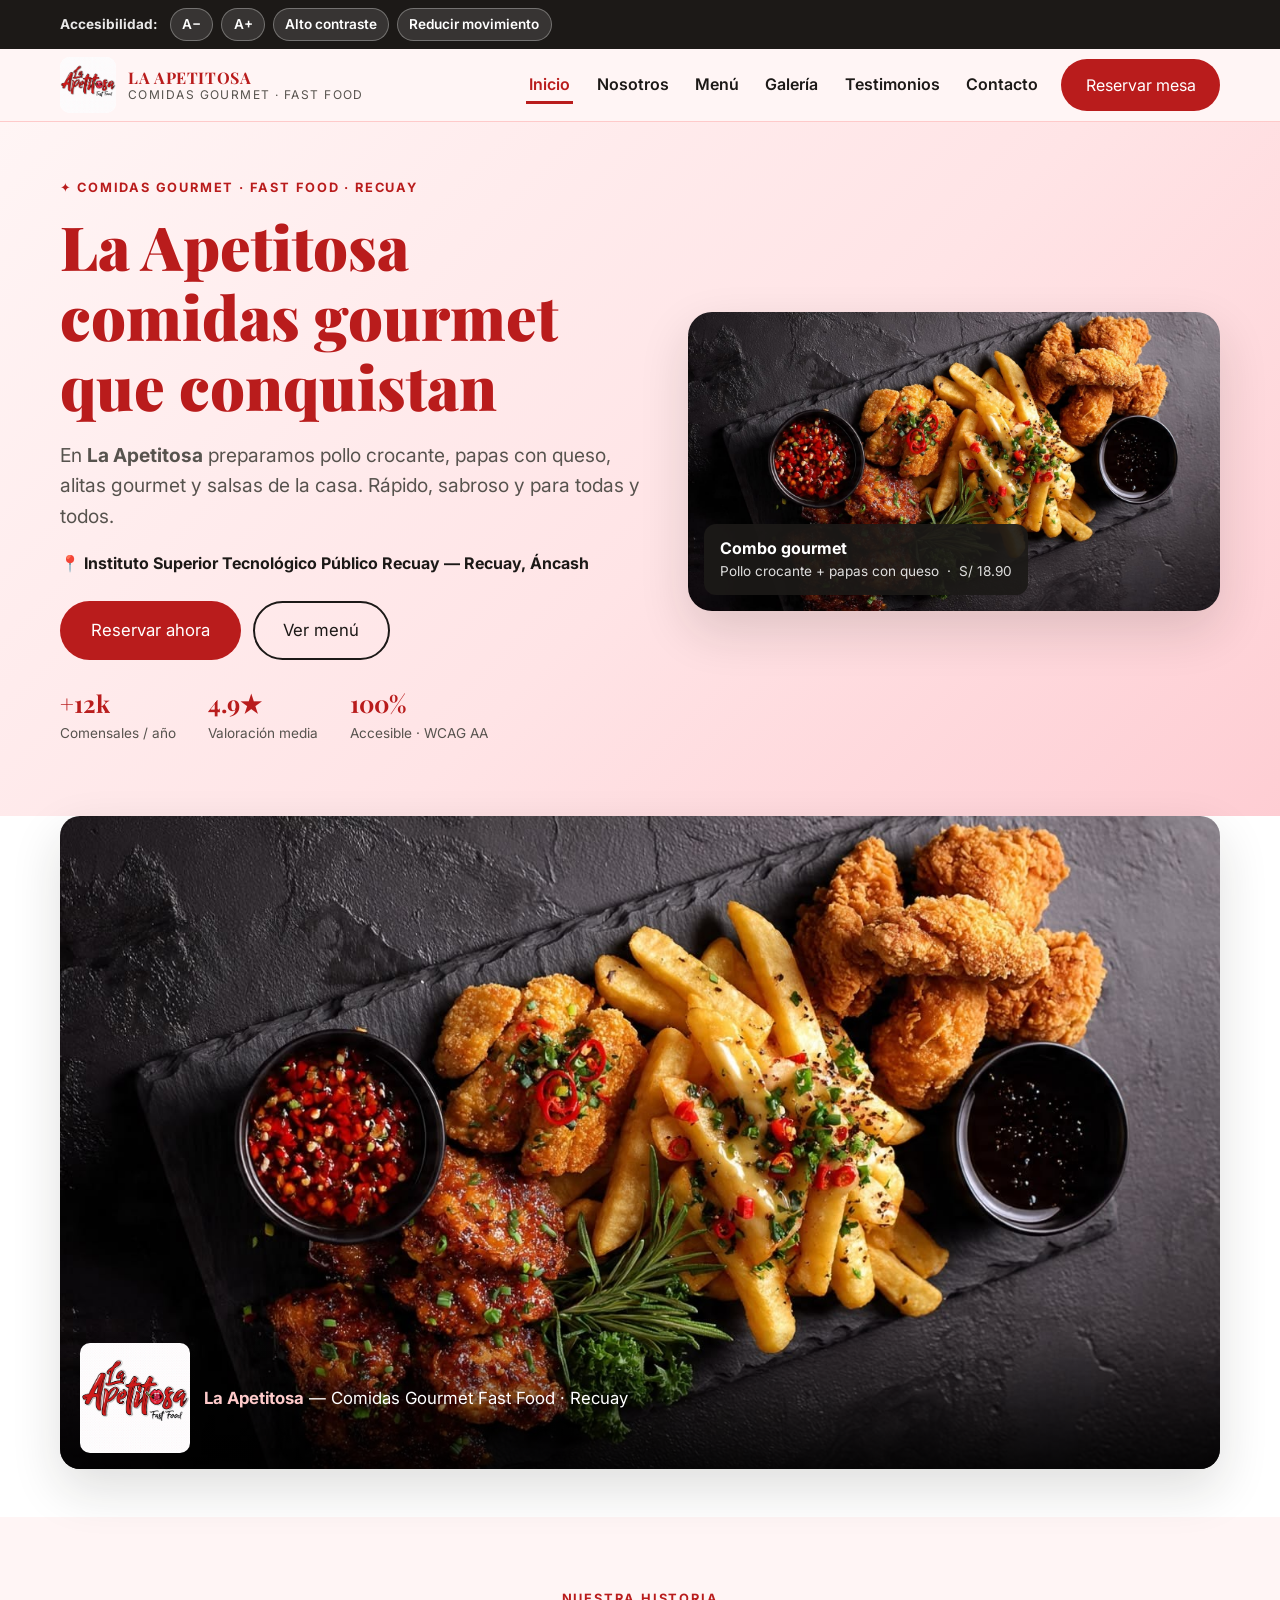
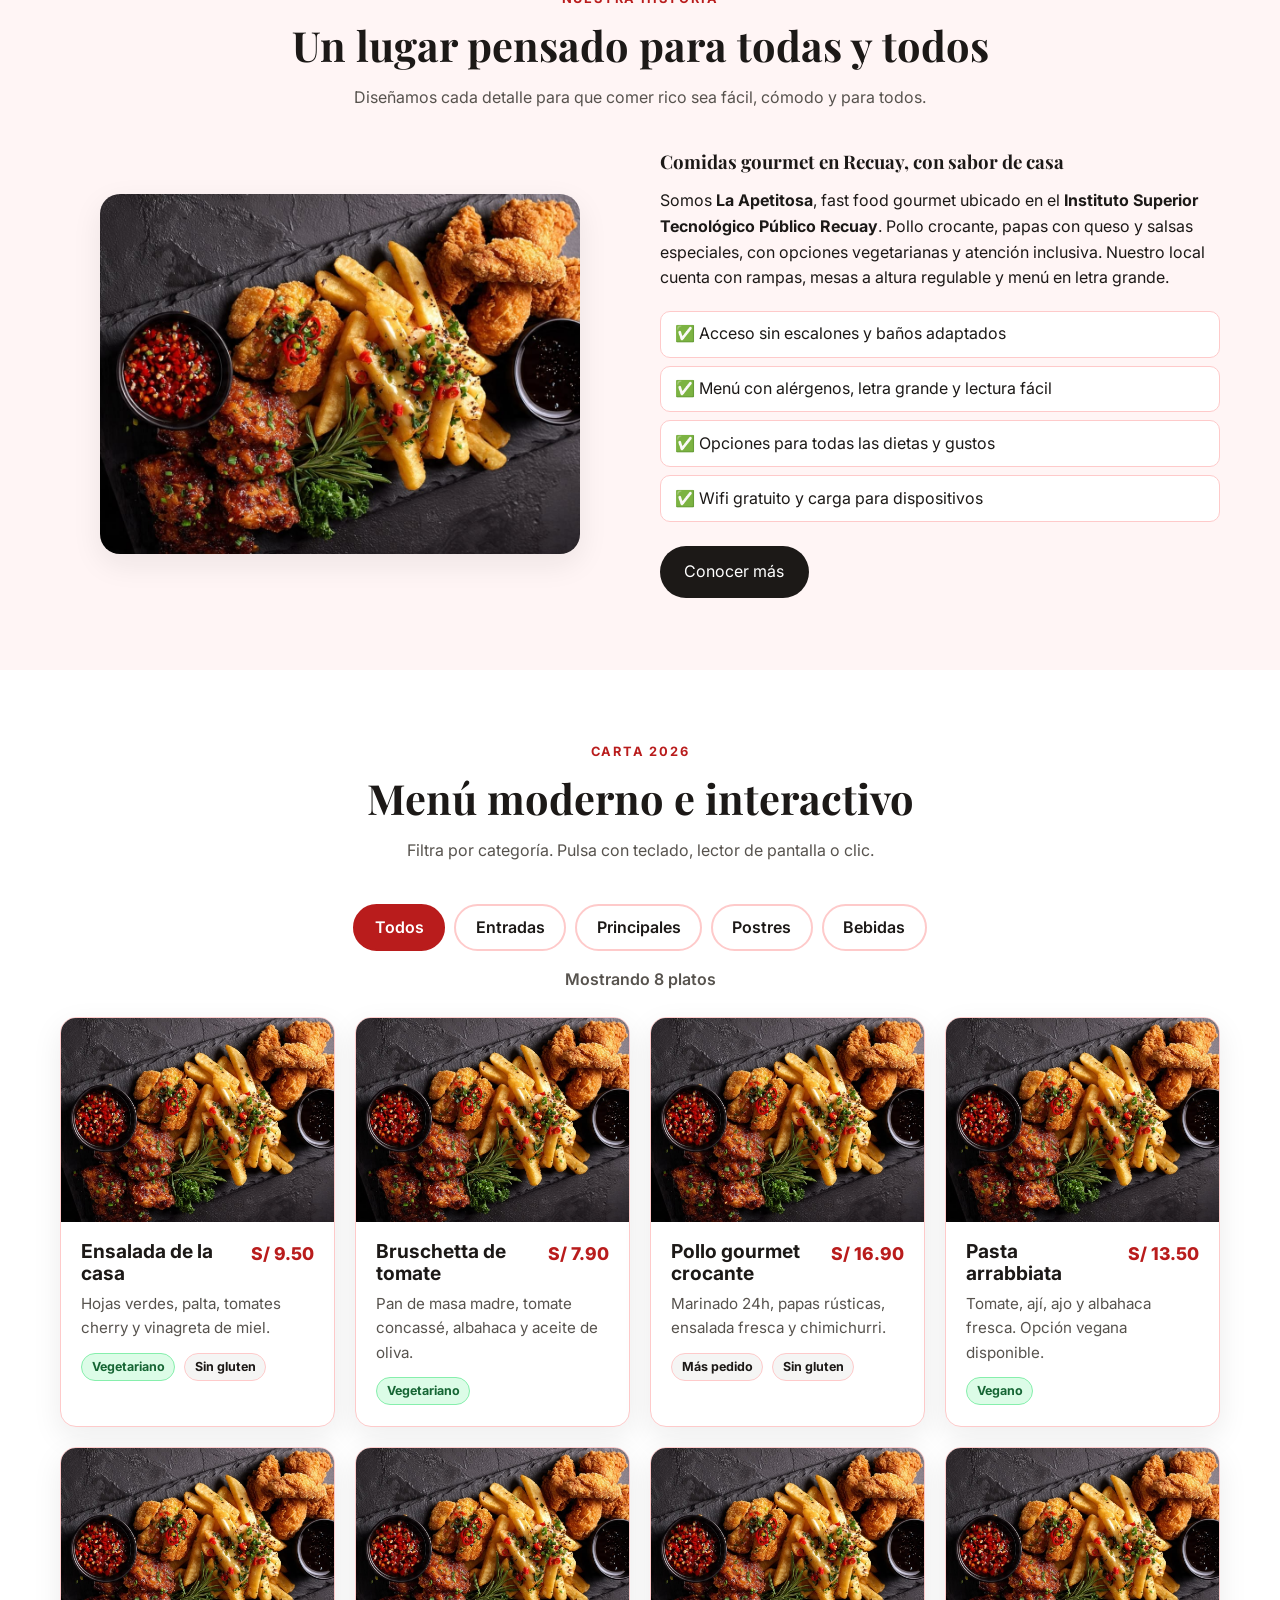
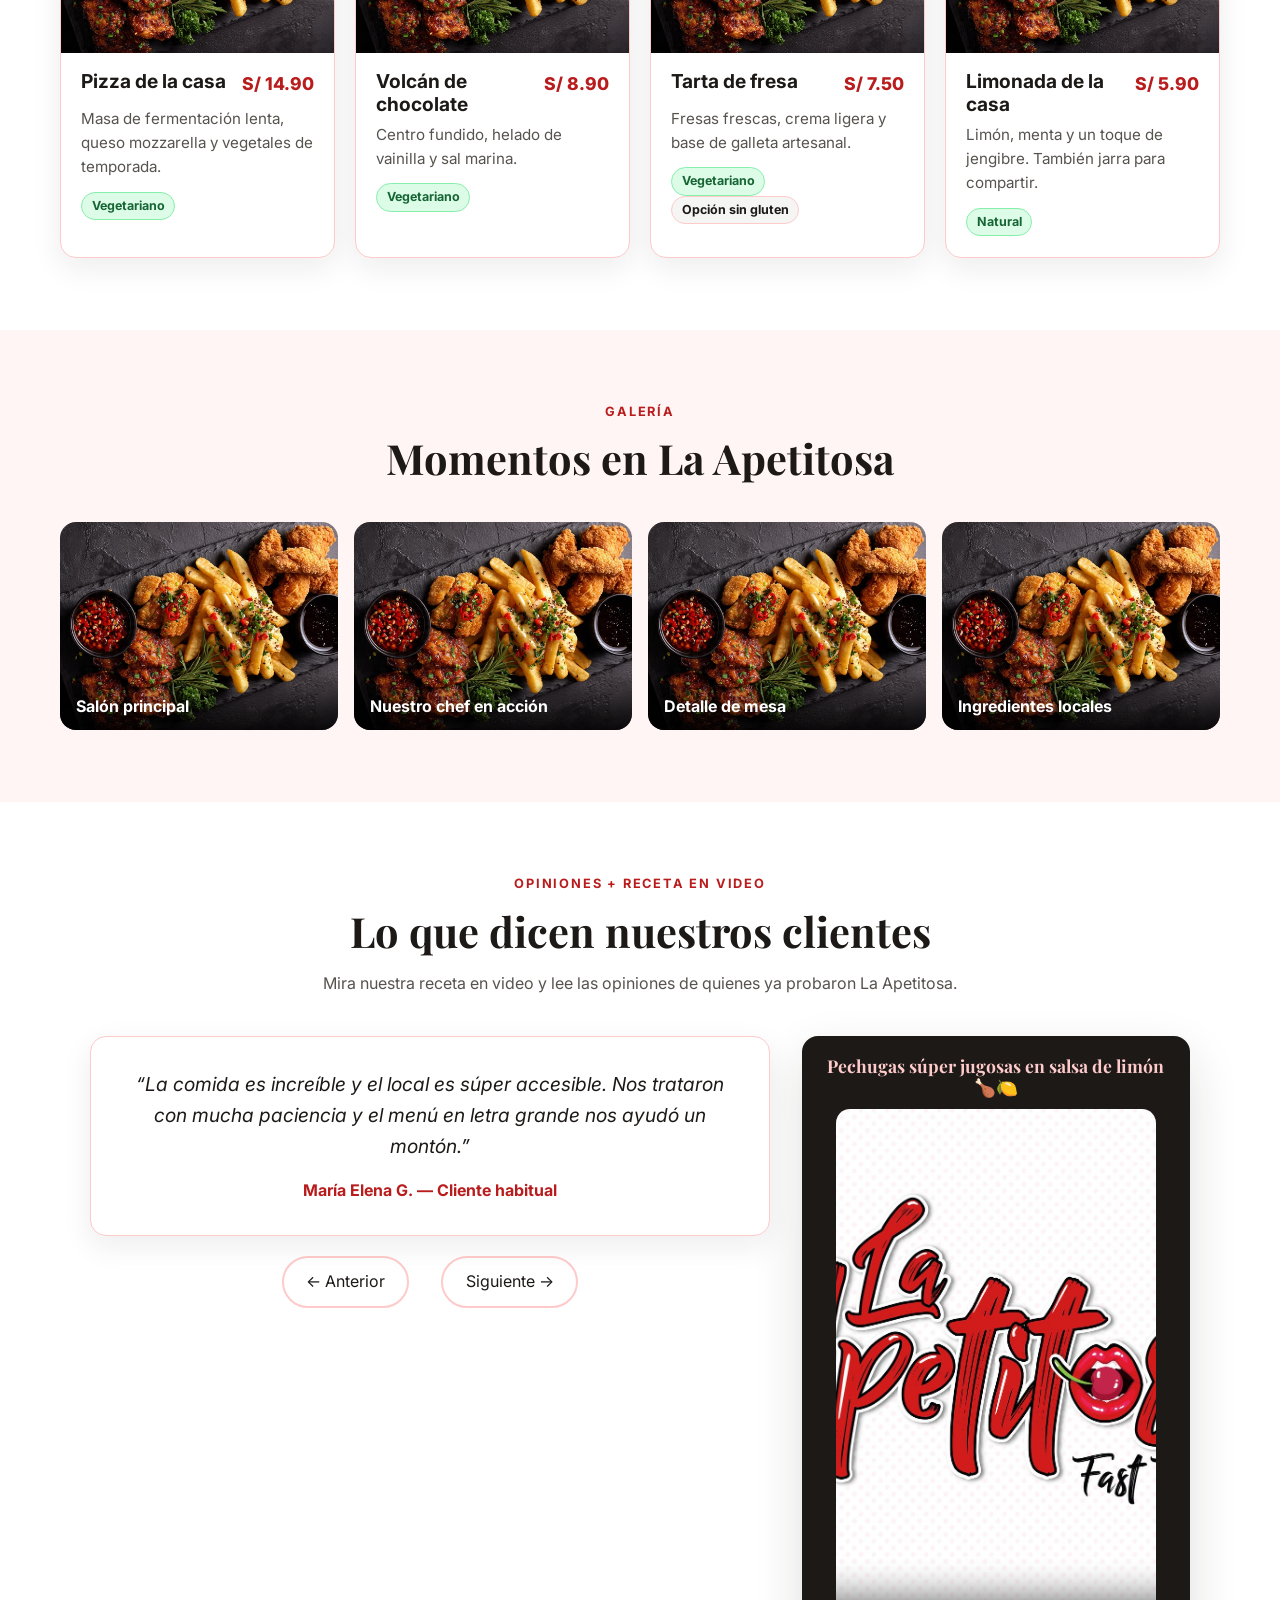
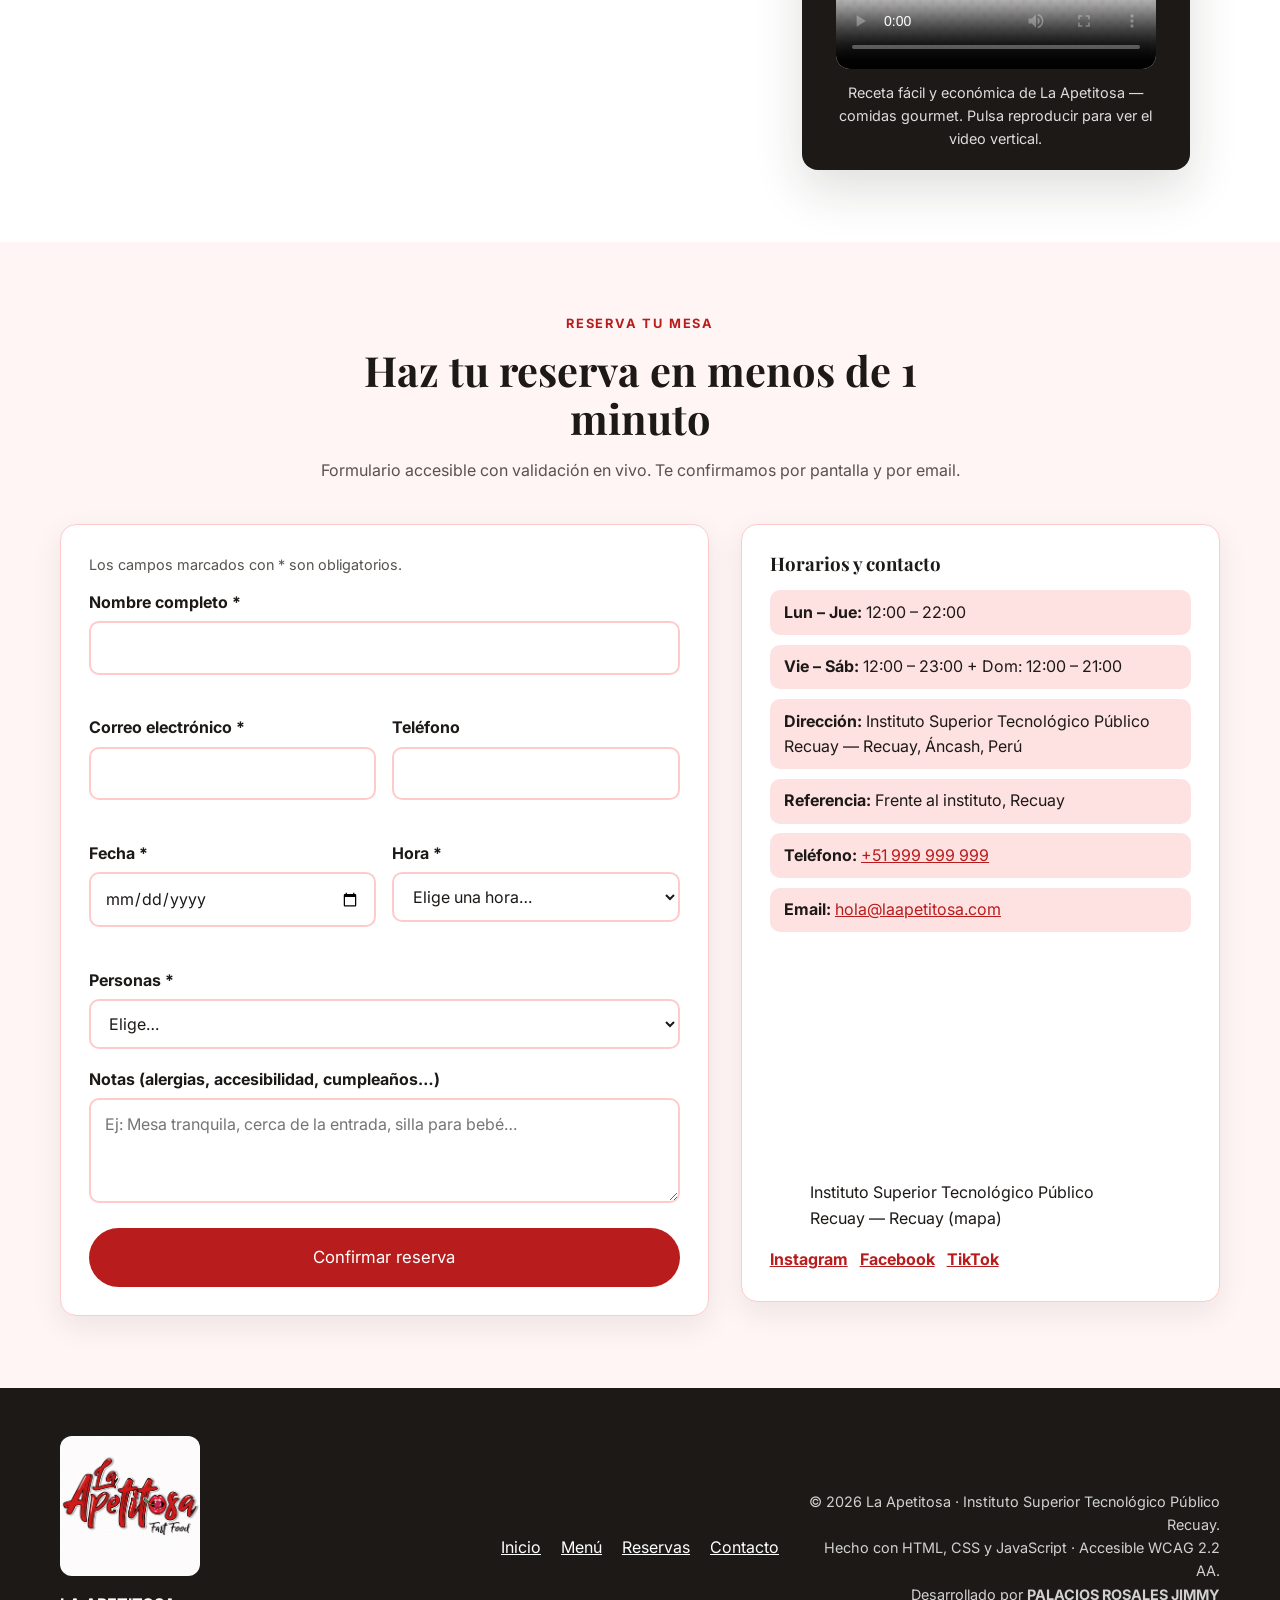
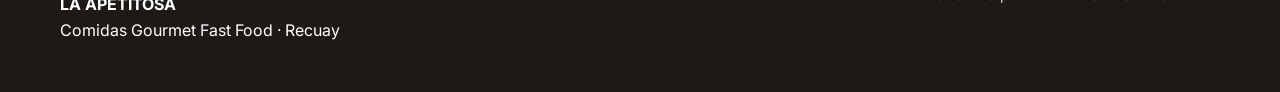
<file: index.html>
﻿<!DOCTYPE html>
<html lang="es">
<head>
  <meta charset="UTF-8" />
  <meta name="viewport" content="width=device-width, initial-scale=1.0" />
  <meta name="description" content="La Apetitosa — Comidas Gourmet Fast Food en Recuay, Instituto Superior Tecnológico Público Recuay. Menú moderno, reservas online, diseño responsive e inclusivo." />
  <title>La Apetitosa — Comidas Gourmet Fast Food | Recuay</title>
  <!-- Favicon / Logo en la pestaña y en el link de búsqueda -->
  <link rel="icon" href="assets/favicon.ico" sizes="any" />
  <link rel="icon" type="image/png" sizes="32x32" href="assets/favicon-32.png" />
  <link rel="icon" type="image/png" sizes="64x64" href="assets/favicon.png" />
  <link rel="apple-touch-icon" sizes="180x180" href="assets/logo.jpg" />
  <meta name="theme-color" content="#b91c1c" />
  <!-- Vista previa al compartir el link (WhatsApp / Facebook / Google) -->
  <meta property="og:type" content="website" />
  <meta property="og:title" content="La Apetitosa — Comidas Gourmet Fast Food | Recuay" />
  <meta property="og:description" content="Pollo crocante, papas con queso y salsas gourmet en Recuay. Pide en soles S/." />
  <meta property="og:image" content="assets/logo.jpg" />
  <meta property="og:image:alt" content="Logo La Apetitosa Fast Food" />
  <meta name="twitter:card" content="summary" />
  <meta name="twitter:image" content="assets/logo.jpg" />
  <link rel="preconnect" href="https://fonts.googleapis.com">
  <link rel="preconnect" href="https://fonts.gstatic.com" crossorigin>
  <link href="https://fonts.googleapis.com/css2?family=Playfair+Display:wght@700;800;900&family=Inter:wght@400;500;600;700&display=swap" rel="stylesheet">
  <link rel="stylesheet" href="css/styles.css" />
</head>
<body>
  <a class="skip-link" href="#contenido">Saltar al contenido principal</a>

  <!-- Barra de accesibilidad -->
  <div class="a11y-bar" role="region" aria-label="Barra de accesibilidad">
    <div class="container a11y-bar__inner">
      <span class="a11y-bar__label">Accesibilidad:</span>
      <button type="button" id="btn-font-minus" class="a11y-btn" aria-label="Reducir tamaño de texto">A−</button>
      <button type="button" id="btn-font-plus" class="a11y-btn" aria-label="Aumentar tamaño de texto">A+</button>
      <button type="button" id="btn-contrast" class="a11y-btn" aria-pressed="false">Alto contraste</button>
      <button type="button" id="btn-motion" class="a11y-btn" aria-pressed="false">Reducir movimiento</button>
    </div>
  </div>

  <!-- Header -->
  <header class="site-header" id="site-header">
    <div class="container header-inner">
      <a href="#inicio" class="brand" aria-label="La Apetitosa — ir al inicio">
        <img class="brand__logo-img" src="assets/logo.jpg" alt="Logo La Apetitosa Fast Food" width="180" height="120" />
        <span class="brand__text">
          <strong>LA APETITOSA</strong>
          <small>Comidas Gourmet · Fast Food</small>
        </span>
      </a>

      <button class="nav-toggle" id="nav-toggle" aria-expanded="false" aria-controls="main-nav" aria-label="Abrir menú de navegación">
        <span class="nav-toggle__bar"></span>
        <span class="nav-toggle__bar"></span>
        <span class="nav-toggle__bar"></span>
      </button>

      <nav class="main-nav" id="main-nav" aria-label="Navegación principal">
        <ul>
          <li><a href="#inicio" class="nav-link active">Inicio</a></li>
          <li><a href="#nosotros" class="nav-link">Nosotros</a></li>
          <li><a href="#menu" class="nav-link">Menú</a></li>
          <li><a href="#galeria" class="nav-link">Galería</a></li>
          <li><a href="#testimonios" class="nav-link">Testimonios</a></li>
          <li><a href="#contacto" class="nav-link">Contacto</a></li>
        </ul>
        <a href="#reserva" class="btn btn--primary nav-cta">Reservar mesa</a>
      </nav>
    </div>
  </header>

  <main id="contenido">
    <!-- HERO -->
    <section class="hero" id="inicio" aria-labelledby="hero-title">
      <div class="container hero-grid">
        <div class="hero__content">
          <p class="eyebrow">✦ Comidas Gourmet · Fast Food · Recuay</p>
          <h1 id="hero-title">La Apetitosa<br>comidas gourmet<br>que conquistan</h1>
          <p class="lead">
            En <strong>La Apetitosa</strong> preparamos pollo crocante, papas con queso,
            alitas gourmet y salsas de la casa. Rápido, sabroso y para todas y todos.
          </p>
          <p class="hero__address">📍 Instituto Superior Tecnológico Público Recuay — Recuay, Áncash</p>
          <div class="hero__actions">
            <a href="#reserva" class="btn btn--primary btn--lg">Reservar ahora</a>
            <a href="#menu" class="btn btn--outline btn--lg">Ver menú</a>
          </div>
          <ul class="hero__stats" aria-label="Datos del restaurante">
            <li><strong>+12k</strong><span>Comensales / año</span></li>
            <li><strong>4.9★</strong><span>Valoración media</span></li>
            <li><strong>100%</strong><span>Accesible · WCAG AA</span></li>
          </ul>
        </div>
        <figure class="hero__media">
          <img src="assets/banner.jpg" alt="Banner horizontal de La Apetitosa: pollo crocante, papas fritas con queso y salsas gourmet sobre pizarra" loading="eager" fetchpriority="high" width="1440" height="810" referrerpolicy="no-referrer" />
          <figcaption class="hero__badge" aria-label="Combo gourmet de La Apetitosa">
            <strong>Combo gourmet</strong><span>Pollo crocante + papas con queso &nbsp;·&nbsp; S/ 18.90</span>
          </figcaption>
        </figure>
      </div>
    </section>

    <!-- BANNER HORIZONTAL -->
    <section class="banner-section" aria-label="Banner La Apetitosa">
      <div class="container">
        <figure class="banner-figure">
          <img src="assets/banner.jpg" alt="Banner horizontal: pollo crocante, papas fritas con queso y salsas gourmet de La Apetitosa" width="1440" height="810" loading="lazy" referrerpolicy="no-referrer" />
          <figcaption class="banner-caption">
            <img src="assets/logo.jpg" alt="" width="120" height="80" />
            <span><strong>La Apetitosa</strong> — Comidas Gourmet Fast Food · Recuay</span>
          </figcaption>
        </figure>
      </div>
    </section>

    <!-- NOSOTROS -->
    <section class="section" id="nosotros" aria-labelledby="nosotros-title">
      <div class="container">
        <div class="section__head">
          <p class="eyebrow">Nuestra historia</p>
          <h2 id="nosotros-title">Un lugar pensado para todas y todos</h2>
          <p class="section__desc">Diseñamos cada detalle para que comer rico sea fácil, cómodo y para todos.</p>
        </div>
        <div class="about-grid">
          <figure class="about-media">
            <img src="https://images.unsplash.com/photo-1517248135467-4c7edcad34c4?q=80&w=1200&auto=format&fit=crop" alt="Interior luminoso del restaurante con mesas accesibles y luz natural" loading="lazy" width="800" height="600" referrerpolicy="no-referrer" onerror="this.onerror=null;this.src='assets/banner.jpg'" />
          </figure>
          <div class="about-content">
            <h3>Comidas gourmet en Recuay, con sabor de casa</h3>
            <p>
              Somos <strong>La Apetitosa</strong>, fast food gourmet ubicado en el
              <strong>Instituto Superior Tecnológico Público Recuay</strong>. Pollo crocante,
              papas con queso y salsas especiales, con opciones vegetarianas y atención inclusiva.
              Nuestro local cuenta con rampas, mesas a altura regulable y menú en letra grande.
            </p>
            <ul class="check-list">
              <li>✅ Acceso sin escalones y baños adaptados</li>
              <li>✅ Menú con alérgenos, letra grande y lectura fácil</li>
              <li>✅ Opciones para todas las dietas y gustos</li>
              <li>✅ Wifi gratuito y carga para dispositivos</li>
            </ul>
            <a href="#galeria" class="btn btn--dark">Conocer más</a>
          </div>
        </div>
      </div>
    </section>

    <!-- MENÚ -->
    <section class="section section--alt" id="menu" aria-labelledby="menu-title">
      <div class="container">
        <div class="section__head">
          <p class="eyebrow">Carta 2026</p>
          <h2 id="menu-title">Menú moderno e interactivo</h2>
          <p class="section__desc">Filtra por categoría. Pulsa con teclado, lector de pantalla o clic.</p>
        </div>

        <div class="menu-filters" role="group" aria-label="Filtrar menú por categoría">
          <button type="button" class="filter-btn is-active" data-filter="all" aria-pressed="true">Todos</button>
          <button type="button" class="filter-btn" data-filter="entradas" aria-pressed="false">Entradas</button>
          <button type="button" class="filter-btn" data-filter="principales" aria-pressed="false">Principales</button>
          <button type="button" class="filter-btn" data-filter="postres" aria-pressed="false">Postres</button>
          <button type="button" class="filter-btn" data-filter="bebidas" aria-pressed="false">Bebidas</button>
        </div>

        <p class="menu-count" id="menu-count" aria-live="polite">Mostrando 8 platos</p>

        <div class="menu-grid" id="menu-grid">
          <!-- Entradas -->
          <article class="dish-card" data-category="entradas">
            <img src="assets/banner.jpg" alt="Ensalada fresca gourmet de La Apetitosa con vegetales de colores" loading="lazy" width="800" height="600" referrerpolicy="no-referrer" />
            <div class="dish-card__body">
              <div class="dish-card__top"><h3>Ensalada de la casa</h3><span class="price">S/ 9.50</span></div>
              <p>Hojas verdes, palta, tomates cherry y vinagreta de miel.</p>
              <span class="tag tag--veg">Vegetariano</span> <span class="tag">Sin gluten</span>
            </div>
          </article>
          <article class="dish-card" data-category="entradas">
            <img src="assets/banner.jpg" alt="Bruschetta gourmet de La Apetitosa con tomate y albahaca" loading="lazy" width="800" height="600" referrerpolicy="no-referrer" />
            <div class="dish-card__body">
              <div class="dish-card__top"><h3>Bruschetta de tomate</h3><span class="price">S/ 7.90</span></div>
              <p>Pan de masa madre, tomate concassé, albahaca y aceite de oliva.</p>
              <span class="tag tag--veg">Vegetariano</span>
            </div>
          </article>

          <!-- Principales -->
          <article class="dish-card" data-category="principales">
            <img src="https://images.unsplash.com/photo-1504674900247-0877df9cc836?q=80&w=800&auto=format&fit=crop" alt="Plato principal de carne con vegetales asados" loading="lazy" width="800" height="600" referrerpolicy="no-referrer" onerror="this.onerror=null;this.src='assets/banner.jpg'" />
            <div class="dish-card__body">
              <div class="dish-card__top"><h3>Pollo gourmet crocante</h3><span class="price">S/ 16.90</span></div>
              <p>Marinado 24h, papas rústicas, ensalada fresca y chimichurri.</p>
              <span class="tag">Más pedido</span> <span class="tag">Sin gluten</span>
            </div>
          </article>
          <article class="dish-card" data-category="principales">
            <img src="https://images.unsplash.com/photo-1473093295043-cdd812d0e601?q=80&w=800&auto=format&fit=crop" alt="Pasta con salsa de tomate y albahaca" loading="lazy" width="800" height="600" referrerpolicy="no-referrer" onerror="this.onerror=null;this.src='assets/banner.jpg'" />
            <div class="dish-card__body">
              <div class="dish-card__top"><h3>Pasta arrabbiata</h3><span class="price">S/ 13.50</span></div>
              <p>Tomate, ají, ajo y albahaca fresca. Opción vegana disponible.</p>
              <span class="tag tag--veg">Vegano</span>
            </div>
          </article>
          <article class="dish-card" data-category="principales">
            <img src="https://images.unsplash.com/photo-1565299624946-b28f40a0ae38?q=80&w=800&auto=format&fit=crop" alt="Pizza artesanal con queso y vegetales" loading="lazy" width="800" height="600" referrerpolicy="no-referrer" onerror="this.onerror=null;this.src='assets/banner.jpg'" />
            <div class="dish-card__body">
              <div class="dish-card__top"><h3>Pizza de la casa</h3><span class="price">S/ 14.90</span></div>
              <p>Masa de fermentación lenta, queso mozzarella y vegetales de temporada.</p>
              <span class="tag tag--veg">Vegetariano</span>
            </div>
          </article>

          <!-- Postres -->
          <article class="dish-card" data-category="postres">
            <img src="https://images.unsplash.com/photo-1551024506-0bccd828d307?q=80&w=800&auto=format&fit=crop" alt="Postre de chocolate con helado" loading="lazy" width="800" height="600" referrerpolicy="no-referrer" onerror="this.onerror=null;this.src='assets/banner.jpg'" />
            <div class="dish-card__body">
              <div class="dish-card__top"><h3>Volcán de chocolate</h3><span class="price">S/ 8.90</span></div>
              <p>Centro fundido, helado de vainilla y sal marina.</p>
              <span class="tag tag--veg">Vegetariano</span>
            </div>
          </article>
          <article class="dish-card" data-category="postres">
            <img src="https://images.unsplash.com/photo-1565958011703-44f9829ba187?q=80&w=800&auto=format&fit=crop" alt="Tarta de fresa con crema" loading="lazy" width="800" height="600" referrerpolicy="no-referrer" onerror="this.onerror=null;this.src='assets/banner.jpg'" />
            <div class="dish-card__body">
              <div class="dish-card__top"><h3>Tarta de fresa</h3><span class="price">S/ 7.50</span></div>
              <p>Fresas frescas, crema ligera y base de galleta artesanal.</p>
              <span class="tag tag--veg">Vegetariano</span> <span class="tag">Opción sin gluten</span>
            </div>
          </article>

          <!-- Bebidas -->
          <article class="dish-card" data-category="bebidas">
            <img src="https://images.unsplash.com/photo-1514362545857-3bc16c4c7d1b?q=80&w=800&auto=format&fit=crop" alt="Cócteles coloridos servidos en copas" loading="lazy" width="800" height="600" referrerpolicy="no-referrer" onerror="this.onerror=null;this.src='assets/banner.jpg'" />
            <div class="dish-card__body">
              <div class="dish-card__top"><h3>Limonada de la casa</h3><span class="price">S/ 5.90</span></div>
              <p>Limón, menta y un toque de jengibre. También jarra para compartir.</p>
              <span class="tag tag--veg">Natural</span>
            </div>
          </article>
        </div>
      </div>
    </section>

    <!-- GALERÍA -->
    <section class="section" id="galeria" aria-labelledby="galeria-title">
      <div class="container">
        <div class="section__head">
          <p class="eyebrow">Galería</p>
          <h2 id="galeria-title">Momentos en La Apetitosa</h2>
        </div>
        <div class="gallery-grid">
          <figure><img src="https://images.unsplash.com/photo-1552566626-52f8b828add9?q=80&w=800&auto=format&fit=crop" alt="Clientes compartiendo mesa en el salón del restaurante" loading="lazy" width="800" height="600" referrerpolicy="no-referrer" onerror="this.onerror=null;this.src='assets/banner.jpg'" /><figcaption>Salón principal</figcaption></figure>
          <figure><img src="https://images.unsplash.com/photo-1559339352-11d035aa65de?q=80&w=800&auto=format&fit=crop" alt="Chef emplatando un plato con pinzas" loading="lazy" width="800" height="600" referrerpolicy="no-referrer" onerror="this.onerror=null;this.src='assets/banner.jpg'" /><figcaption>Nuestro chef en acción</figcaption></figure>
          <figure><img src="https://images.unsplash.com/photo-1466978913421-501180b1ec31?q=80&w=800&auto=format&fit=crop" alt="Mesa puesta con platos de colores y copas" loading="lazy" width="800" height="600" referrerpolicy="no-referrer" onerror="this.onerror=null;this.src='assets/banner.jpg'" /><figcaption>Detalle de mesa</figcaption></figure>
          <figure><img src="https://images.unsplash.com/photo-1476224203421-9ac39bcb3327?q=80&w=800&auto=format&fit=crop" alt="Ingredientes frescos en tabla de cocina" loading="lazy" width="800" height="600" referrerpolicy="no-referrer" onerror="this.onerror=null;this.src='assets/banner.jpg'" /><figcaption>Ingredientes locales</figcaption></figure>
        </div>
      </div>
    </section>

    <!-- TESTIMONIOS -->
    <section class="section section--alt" id="testimonios" aria-labelledby="testimonios-title">
      <div class="container">
        <div class="section__head">
          <p class="eyebrow">Opiniones + Receta en video</p>
          <h2 id="testimonios-title">Lo que dicen nuestros clientes</h2>
          <p class="section__desc">Mira nuestra receta en video y lee las opiniones de quienes ya probaron La Apetitosa.</p>
        </div>
        <div class="testimonial-layout">
        <div class="testimonial" role="region" aria-roledescription="carrusel" aria-label="Testimonios de clientes">
          <div class="testimonial__track" id="testimonial-track">
            <blockquote class="testimonial__slide is-active">
              <p>“La comida es increíble y el local es súper accesible. Nos trataron con mucha paciencia y el menú en letra grande nos ayudó un montón.”</p>
              <footer><strong>María Elena G.</strong> — Cliente habitual</footer>
            </blockquote>
            <blockquote class="testimonial__slide">
              <p>“Reservé en 1 minuto desde el celular. Gran variedad vegetariana y el personal muy atento. Volveremos con la familia.”</p>
              <footer><strong>Diego R.</strong> — Visitante</footer>
            </blockquote>
            <blockquote class="testimonial__slide">
              <p>“El pollo gourmet es el mejor de la zona. Ambiente tranquilo, música suave y opciones sin gluten muy bien pensadas.”</p>
              <footer><strong>Sofía T.</strong> — Crítica gastronómica</footer>
            </blockquote>
          </div>
          <div class="testimonial__controls">
            <button type="button" id="testimonial-prev" class="btn btn--ghost" aria-label="Testimonio anterior">← Anterior</button>
            <div class="testimonial__dots" id="testimonial-dots" role="tablist" aria-label="Ir al testimonio"></div>
            <button type="button" id="testimonial-next" class="btn btn--ghost" aria-label="Testimonio siguiente">Siguiente →</button>
          </div>
        </div>
        <figure class="recipe-video">
          <h3>Pechugas súper jugosas en salsa de limón 🍗🍋</h3>
          <video id="testimonial-video" controls playsinline preload="metadata" poster="assets/logo.jpg"
                 aria-describedby="video-desc">
            <source src="assets/pechugas-limon.mp4" type="video/mp4" />
            Tu navegador no puede reproducir este video. La receta: pechugas súper jugosas en salsa de limón, fácil y económica.
          </video>
          <figcaption id="video-desc">Receta fácil y económica de La Apetitosa — comidas gourmet. Pulsa reproducir para ver el video vertical.</figcaption>
        </figure>
        </div>
      </div>
    </section>

    <!-- RESERVA + CONTACTO -->
    <section class="section" id="reserva" aria-labelledby="reserva-title">
      <div class="container">
        <div class="section__head">
          <p class="eyebrow">Reserva tu mesa</p>
          <h2 id="reserva-title">Haz tu reserva en menos de 1 minuto</h2>
          <p class="section__desc">Formulario accesible con validación en vivo. Te confirmamos por pantalla y por email.</p>
        </div>
        <div class="booking-grid">
          <form class="booking-form" id="booking-form" novalidate aria-describedby="form-help">
            <p id="form-help" class="form-help">Los campos marcados con <span aria-hidden="true">*</span> son obligatorios.</p>
            <div class="field">
              <label for="nombre">Nombre completo *</label>
              <input type="text" id="nombre" name="nombre" autocomplete="name" required aria-describedby="nombre-error" />
              <p class="field-error" id="nombre-error" role="alert"></p>
            </div>
            <div class="field-row">
              <div class="field">
                <label for="email">Correo electrónico *</label>
                <input type="email" id="email" name="email" autocomplete="email" required aria-describedby="email-error" />
                <p class="field-error" id="email-error" role="alert"></p>
              </div>
              <div class="field">
                <label for="telefono">Teléfono</label>
                <input type="tel" id="telefono" name="telefono" autocomplete="tel" />
              </div>
            </div>
            <div class="field-row">
              <div class="field">
                <label for="fecha">Fecha *</label>
                <input type="date" id="fecha" name="fecha" required aria-describedby="fecha-error" />
                <p class="field-error" id="fecha-error" role="alert"></p>
              </div>
              <div class="field">
                <label for="hora">Hora *</label>
                <select id="hora" name="hora" required>
                  <option value="">Elige una hora…</option>
                  <option>12:00</option><option>13:00</option><option>14:00</option>
                  <option>19:00</option><option>20:00</option><option>21:00</option>
                </select>
              </div>
            </div>
            <div class="field">
              <label for="personas">Personas *</label>
              <select id="personas" name="personas" required>
                <option value="">Elige…</option>
                <option value="1">1 persona</option><option value="2">2 personas</option>
                <option value="3">3 personas</option><option value="4">4 personas</option>
                <option value="5">5 personas</option><option value="6">6+ personas</option>
              </select>
            </div>
            <div class="field">
              <label for="notas">Notas (alergias, accesibilidad, cumpleaños…)</label>
              <textarea id="notas" name="notas" rows="3" placeholder="Ej: Mesa tranquila, cerca de la entrada, silla para bebé…"></textarea>
            </div>
            <button type="submit" class="btn btn--primary btn--lg btn--block">Confirmar reserva</button>
            <p class="booking-success" id="booking-success" role="status" aria-live="polite" hidden></p>
          </form>

          <aside class="info-card" id="contacto" aria-labelledby="contacto-title">
            <h3 id="contacto-title">Horarios y contacto</h3>
            <ul class="info-list">
              <li><strong>Lun – Jue:</strong> 12:00 – 22:00</li>
              <li><strong>Vie – Sáb:</strong> 12:00 – 23:00 + <span>Dom:</span> 12:00 – 21:00</li>
              <li><strong>Dirección:</strong> Instituto Superior Tecnológico Público Recuay — Recuay, Áncash, Perú</li>
              <li><strong>Referencia:</strong> Frente al instituto, Recuay</li>
              <li><strong>Teléfono:</strong> <a href="tel:+51999999999">+51 999 999 999</a></li>
              <li><strong>Email:</strong> <a href="mailto:hola@laapetitosa.com">hola@laapetitosa.com</a></li>
            </ul>
            <figure class="map-wrap">
              <iframe title="Mapa de ubicación de La Apetitosa en el Instituto Superior Tecnológico Público Recuay, Recuay" src="https://www.openstreetmap.org/export/embed.html?bbox=-77.51%2C-9.77%2C-77.41%2C-9.67&layer=mapnik" loading="lazy" referrerpolicy="no-referrer-when-downgrade"></iframe>
              <figcaption>Instituto Superior Tecnológico Público Recuay — Recuay (mapa)</figcaption>
            </figure>
            <div class="social" aria-label="Redes sociales">
              <a href="#" aria-label="Instagram de La Apetitosa">Instagram</a>
              <a href="#" aria-label="Facebook de La Apetitosa">Facebook</a>
              <a href="#" aria-label="TikTok de La Apetitosa">TikTok</a>
            </div>
          </aside>
        </div>
      </div>
    </section>
  </main>

  <footer class="site-footer">
    <div class="container footer-grid">
      <div class="footer-brand">
        <img src="assets/logo.jpg" alt="Logo La Apetitosa Fast Food" width="140" height="93" />
        <p><strong>LA APETITOSA</strong><br>Comidas Gourmet Fast Food · Recuay</p>
      </div>
      <nav aria-label="Enlaces del pie de página">
        <ul>
          <li><a href="#inicio">Inicio</a></li>
          <li><a href="#menu">Menú</a></li>
          <li><a href="#reserva">Reservas</a></li>
          <li><a href="#contacto">Contacto</a></li>
        </ul>
      </nav>
      <p class="footer-note">© <span id="year">2026</span> La Apetitosa · Instituto Superior Tecnológico Público Recuay.<br>Hecho con HTML, CSS y JavaScript · Accesible WCAG 2.2 AA.<br>Desarrollado por <strong>PALACIOS ROSALES JIMMY</strong></p>
    </div>
  </footer>

  <button type="button" class="back-to-top" id="back-to-top" aria-label="Volver al inicio" hidden>↑</button>
  <div class="sr-only" aria-live="polite" id="announcer"></div>

  <script src="js/app.js"></script>
</body>
</html>
</file>
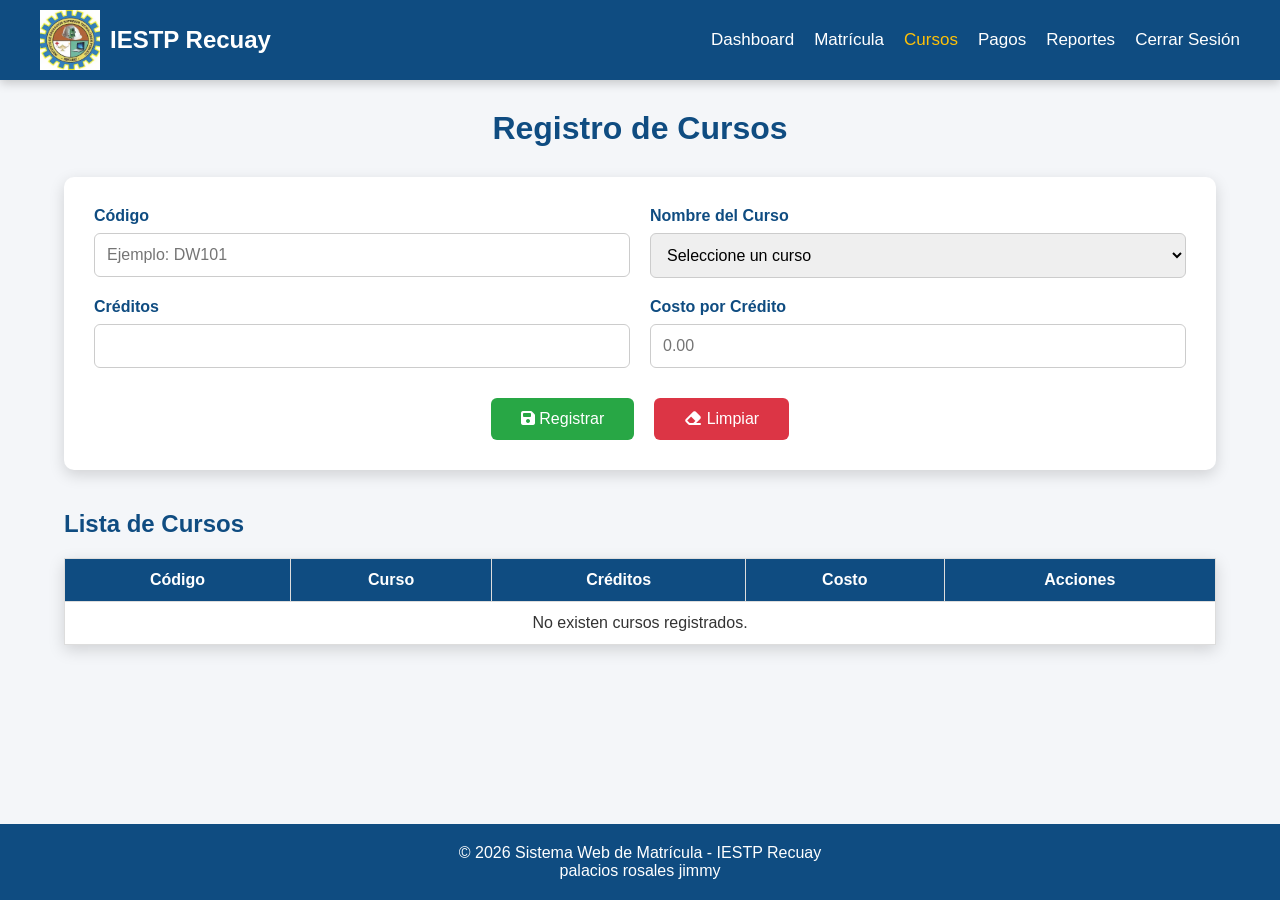
<file: cursos.html>
<!DOCTYPE html>
<html lang="es">

<head>

    <meta charset="UTF-8">
    <meta name="viewport" content="width=device-width, initial-scale=1.0">

    <title>Cursos | Sistema Web de Matrícula</title>

    <!-- CSS -->
    <link rel="stylesheet" href="css/cursos.css">

    <!-- Font Awesome -->
    <link rel="stylesheet"
    href="https://cdnjs.cloudflare.com/ajax/libs/font-awesome/6.6.0/css/all.min.css">
    <link rel="icon" type="image/png" href="../assets/img/favicon.png">


</head>

<body>

    <!-- HEADER -->

    <header class="header">

        <div class="logo">

            <img src="assets/img/logo.png" alt="Logo">

            <h2>IESTP Recuay</h2>

        </div>

        <!-- Botón menú hamburguesa -->
        <button class="menu-toggle" id="menuToggle">
            <i class="fa-solid fa-bars"></i>
        </button>

        <nav class="menu" id="menu">

            <ul>

                <li><a href="dashboard.html">Dashboard</a></li>

                <li><a href="matricula.html">Matrícula</a></li>

                <li><a href="cursos.html" class="activo">Cursos</a></li>

                <li><a href="pagos.html">Pagos</a></li>

                <li><a href="reportes.html">Reportes</a></li>

                <li><a href="login.html">Cerrar Sesión</a></li>

            </ul>

        </nav>

    </header>

    <!-- CONTENIDO -->

    <main class="contenedor">

        <h1>Registro de Cursos</h1>

        <!-- FORMULARIO -->

        <form id="frmCursos">

            <div class="grupo">

                <label>Código</label>

                <input
                    type="text"
                    id="codigo"
                    placeholder="Ejemplo: DW101"
                    required>

            </div>

            <div class="grupo">

                <label>Nombre del Curso</label>

                <select id="nombre" required>

                    <option value="">Seleccione un curso</option>

                    <option>Desarrollo Web</option>
                    <option>Base de Datos</option>
                    <option>Redes</option>
                    <option>Arquitectura TI</option>
                    <option>Programación</option>
                    <option>Ofimática</option>

                </select>

            </div>

            <div class="grupo">

                <label>Créditos</label>

                <input
                    type="number"
                    id="creditos"
                    min="1"
                    max="10"
                    required>

            </div>

            <div class="grupo">

                <label>Costo por Crédito</label>

                <input
                    type="number"
                    id="costo"
                    min="0"
                    step="0.01"
                    placeholder="0.00"
                    required>

            </div>

            <div class="botones">

                <button type="submit">

                    <i class="fa-solid fa-floppy-disk"></i>

                    Registrar

                </button>

                <button type="reset">

                    <i class="fa-solid fa-eraser"></i>

                    Limpiar

                </button>

            </div>

        </form>

        <!-- TABLA -->

        <h2>Lista de Cursos</h2>

        <table>

            <thead>

                <tr>

                    <th>Código</th>
                    <th>Curso</th>
                    <th>Créditos</th>
                    <th>Costo</th>
                    <th>Acciones</th>

                </tr>

            </thead>

            <tbody id="tablaCursos">

                <tr>

                    <td colspan="5">

                        No existen cursos registrados.

                    </td>

                </tr>

            </tbody>

        </table>

    </main>

    <!-- FOOTER -->

    <footer>

        <p>

            © 2026 Sistema Web de Matrícula - IESTP Recuay

        </p>
        <p>palacios rosales jimmy </p>

    </footer>

    <!-- JAVASCRIPT -->

    <script src="js/app.js"></script>
    <script src="js/cursos.js"></script>

</body>

</html>
</file>
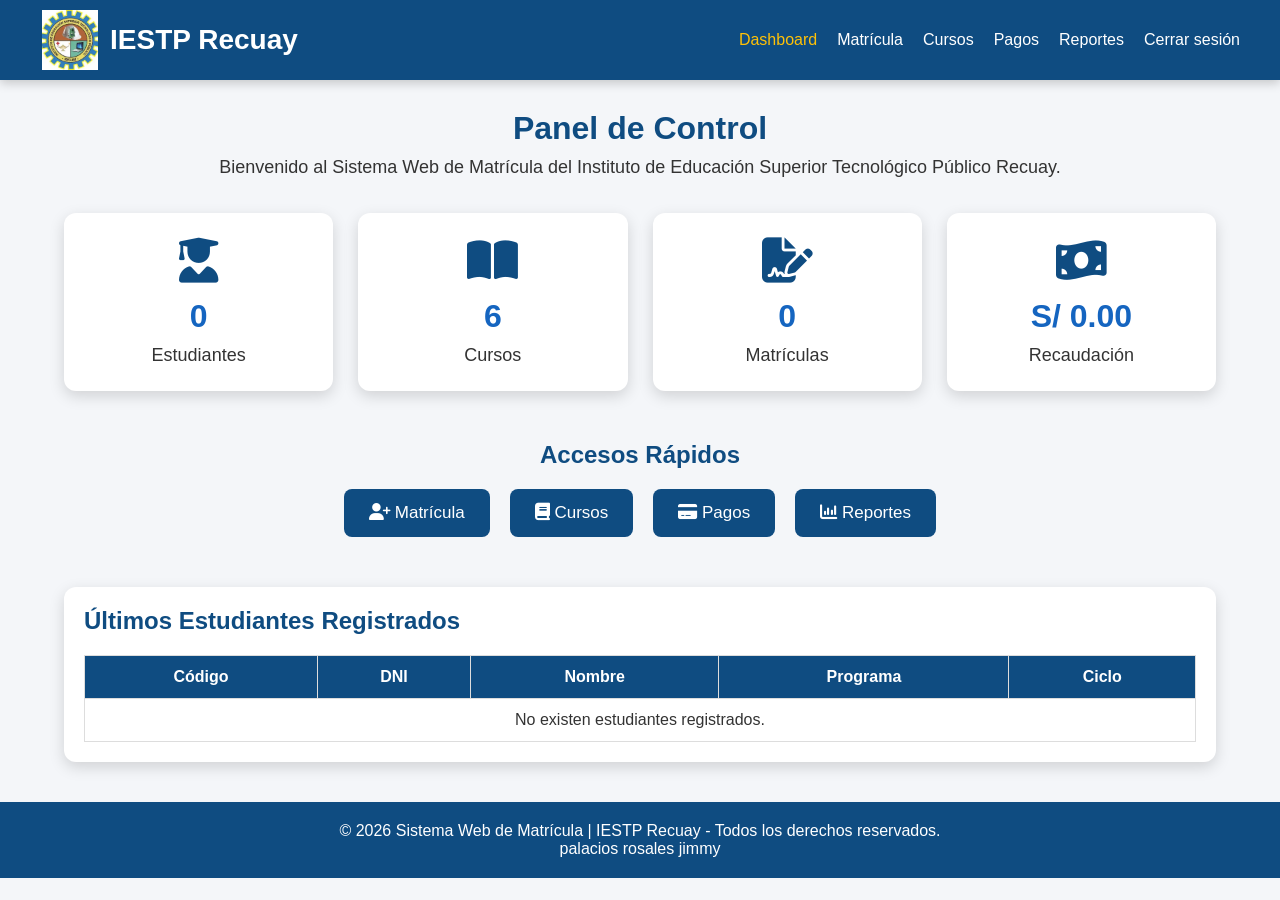
<file: dashboard.html>
<!DOCTYPE html>
<html lang="es">

<head>

    <meta charset="UTF-8">

    <meta name="viewport" content="width=device-width, initial-scale=1.0">

    <title>Dashboard | Sistema Web de Matrícula</title>

    <link rel="stylesheet" href="css/dashboard.css">

    <link rel="stylesheet"
    href="https://cdnjs.cloudflare.com/ajax/libs/font-awesome/6.7.2/css/all.min.css">
    <link rel="icon" type="image/png" href="../assets/img/favicon.png">


</head>

<body>

<!--==========================
HEADER
===========================-->

<header class="header">

    <div class="logo">

        <img src="assets/img/logo.png" alt="Logo">

        <h2>IESTP Recuay</h2>

    </div>

    <!-- Botón menú responsive -->

    <button class="menu-toggle" id="menuToggle">

        <i class="fa-solid fa-bars"></i>

    </button>

    <!-- Menú -->

    <nav class="menu" id="menu">

        <ul>

            <li>
                <a href="dashboard.html" class="activo">
                    Dashboard
                </a>
            </li>

            <li>
                <a href="matricula.html">
                    Matrícula
                </a>
            </li>

            <li>
                <a href="cursos.html">
                    Cursos
                </a>
            </li>

            <li>
                <a href="pagos.html">
                    Pagos
                </a>
            </li>

            <li>
                <a href="reportes.html">
                    Reportes
                </a>
            </li>

            <li>
                <a href="login.html">
                    Cerrar sesión
                </a>
            </li>

        </ul>

    </nav>

</header>

<!--==========================
CONTENIDO
===========================-->

<main class="contenedor">

    <h1>Panel de Control</h1>

    <p class="bienvenida">

        Bienvenido al Sistema Web de Matrícula del
        Instituto de Educación Superior Tecnológico Público Recuay.

    </p>

    <!-- TARJETAS -->

    <section class="cards">

        <div class="card">

            <i class="fa-solid fa-user-graduate"></i>

            <h3 id="totalEstudiantes">0</h3>

            <p>Estudiantes</p>

        </div>

        <div class="card">

            <i class="fa-solid fa-book-open"></i>

            <h3 id="totalCursos">0</h3>

            <p>Cursos</p>

        </div>

        <div class="card">

            <i class="fa-solid fa-file-signature"></i>

            <h3 id="totalMatriculas">0</h3>

            <p>Matrículas</p>

        </div>

        <div class="card">

            <i class="fa-solid fa-money-bill-wave"></i>

            <h3 id="montoRecaudado">S/ 0.00</h3>

            <p>Recaudación</p>

        </div>

    </section>

    <!-- ACCESOS RÁPIDOS -->

    <section class="accesos">

        <h2>Accesos Rápidos</h2>

        <div class="botones">

            <a href="matricula.html" class="btn">
                <i class="fa-solid fa-user-plus"></i>
                Matrícula
            </a>

            <a href="cursos.html" class="btn">
                <i class="fa-solid fa-book"></i>
                Cursos
            </a>

            <a href="pagos.html" class="btn">
                <i class="fa-solid fa-credit-card"></i>
                Pagos
            </a>

            <a href="reportes.html" class="btn">
                <i class="fa-solid fa-chart-column"></i>
                Reportes
            </a>

        </div>

    </section>

    <!-- TABLA -->

    <section class="tabla">

        <h2>Últimos Estudiantes Registrados</h2>

        <table>

            <thead>

                <tr>

                    <th>Código</th>
                    <th>DNI</th>
                    <th>Nombre</th>
                    <th>Programa</th>
                    <th>Ciclo</th>

                </tr>

            </thead>

            <tbody id="tablaEstudiantes">

                <tr>

                    <td colspan="5">

                        No existen estudiantes registrados.

                    </td>

                </tr>

            </tbody>

        </table>

    </section>

</main>

<!--==========================
FOOTER
===========================-->

<footer>

    <p>

        © 2026 Sistema Web de Matrícula |
        IESTP Recuay - Todos los derechos reservados.

    </p>
    <p>palacios rosales jimmy </p>

</footer>

<script src="js/app.js"></script>

<script src="js/dashboard.js"></script>

</body>

</html>
</file>
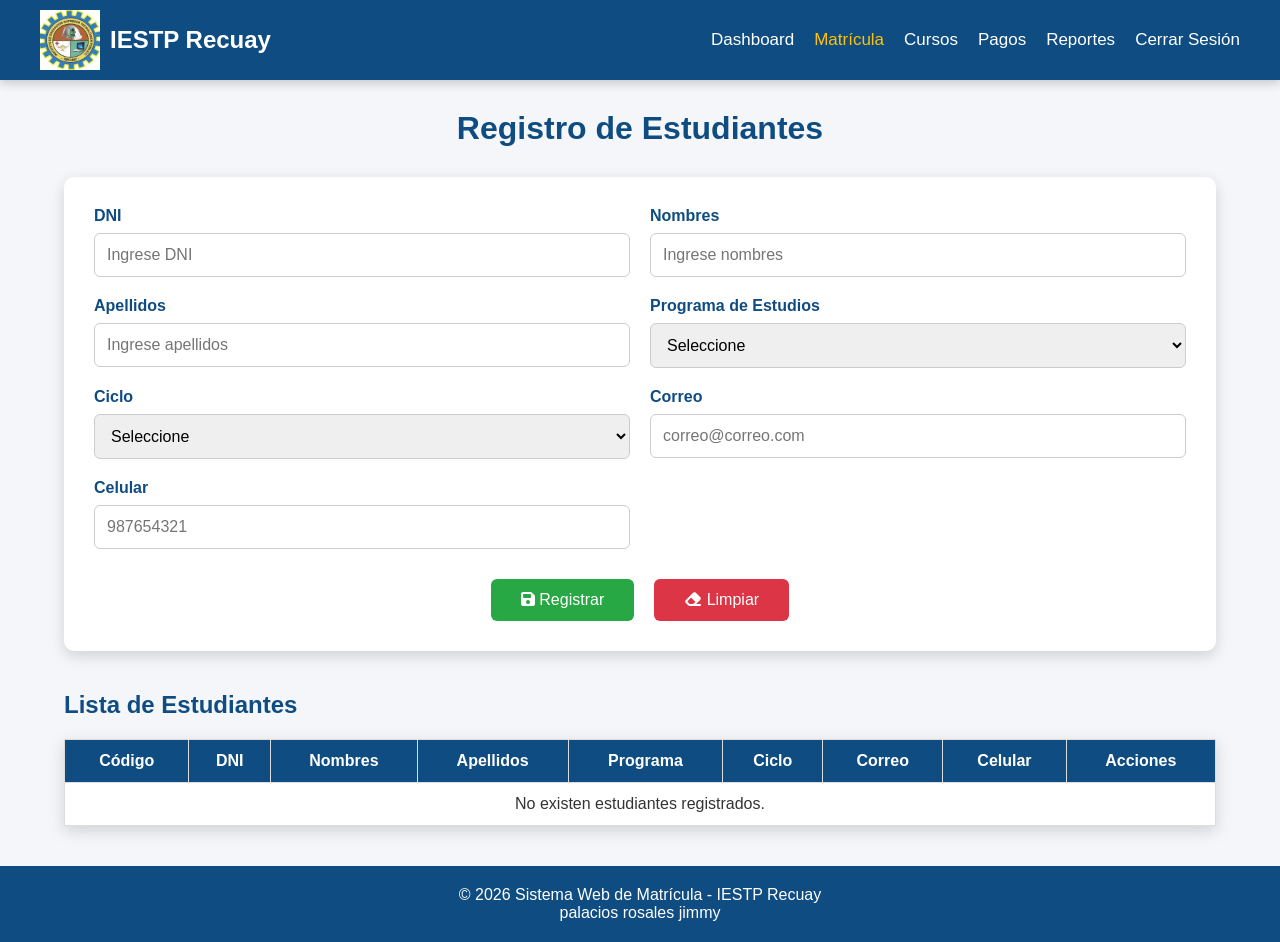
<file: matricula.html>
<!DOCTYPE html>
<html lang="es">

<head>

    <meta charset="UTF-8">
    <meta name="viewport" content="width=device-width, initial-scale=1.0">

    <title>Matrícula | Sistema Web de Matrícula</title>

    <link rel="stylesheet" href="css/matricula.css">

    <link rel="stylesheet"
        href="https://cdnjs.cloudflare.com/ajax/libs/font-awesome/6.6.0/css/all.min.css">
        <link rel="icon" type="image/png" href="../assets/img/favicon.png">


</head>

<body>

<header class="header">

    <div class="logo">
        <img src="assets/img/logo.png" alt="Logo">
        <h2>IESTP Recuay</h2>
    </div>

    <!-- Botón menú hamburguesa -->
    <button class="menu-toggle" id="menuToggle">
        <i class="fa-solid fa-bars"></i>
    </button>

    <nav class="menu" id="menu">

        <ul>

            <li><a href="dashboard.html">Dashboard</a></li>
            <li><a href="matricula.html" class="activo">Matrícula</a></li>
            <li><a href="cursos.html">Cursos</a></li>
            <li><a href="pagos.html">Pagos</a></li>
            <li><a href="reportes.html">Reportes</a></li>
            <li><a href="login.html">Cerrar Sesión</a></li>

        </ul>

    </nav>

</header>

<main class="contenedor">

    <h1>Registro de Estudiantes</h1>

    <form id="frmMatricula">

        <div class="grupo">

            <label>DNI</label>

            <input
                type="text"
                id="dni"
                maxlength="8"
                placeholder="Ingrese DNI"
                required>

        </div>

        <div class="grupo">

            <label>Nombres</label>

            <input
                type="text"
                id="nombres"
                placeholder="Ingrese nombres"
                required>

        </div>

        <div class="grupo">

            <label>Apellidos</label>

            <input
                type="text"
                id="apellidos"
                placeholder="Ingrese apellidos"
                required>

        </div>

        <div class="grupo">

            <label>Programa de Estudios</label>

            <select id="programa" required>

                <option value="">Seleccione</option>
                <option>Desarrollo de Sistemas</option>
                <option>Contabilidad</option>
                <option>Enfermería</option>
                <option>Administración</option>
                <option>Electrónica</option>

            </select>

        </div>

        <div class="grupo">

            <label>Ciclo</label>

            <select id="ciclo" required>

                <option value="">Seleccione</option>
                <option>I</option>
                <option>II</option>
                <option>III</option>
                <option>IV</option>
                <option>V</option>
                <option>VI</option>

            </select>

        </div>

        <div class="grupo">

            <label>Correo</label>

            <input
                type="email"
                id="correo"
                placeholder="correo@correo.com"
                required>

        </div>

        <div class="grupo">

            <label>Celular</label>

            <input
                type="text"
                id="celular"
                maxlength="9"
                placeholder="987654321"
                required>

        </div>

        <div class="botones">

            <button type="submit">
                <i class="fa-solid fa-floppy-disk"></i>
                Registrar
            </button>

            <button type="reset">
                <i class="fa-solid fa-eraser"></i>
                Limpiar
            </button>

        </div>

    </form>

    <h2>Lista de Estudiantes</h2>

    <table>

        <thead>

            <tr>

                <th>Código</th>
                <th>DNI</th>
                <th>Nombres</th>
                <th>Apellidos</th>
                <th>Programa</th>
                <th>Ciclo</th>
                <th>Correo</th>
                <th>Celular</th>
                <th>Acciones</th>

            </tr>

        </thead>

        <tbody id="tablaEstudiantes">

            <tr>

                <td colspan="9">
                    No existen estudiantes registrados.
                </td>

            </tr>

        </tbody>

    </table>

</main>

<footer>

    <p>© 2026 Sistema Web de Matrícula - IESTP Recuay</p>
    <p>palacios rosales jimmy </p>

</footer>

<script src="js/app.js"></script>
<script src="js/matricula.js"></script>

</body>

</html>
</file>
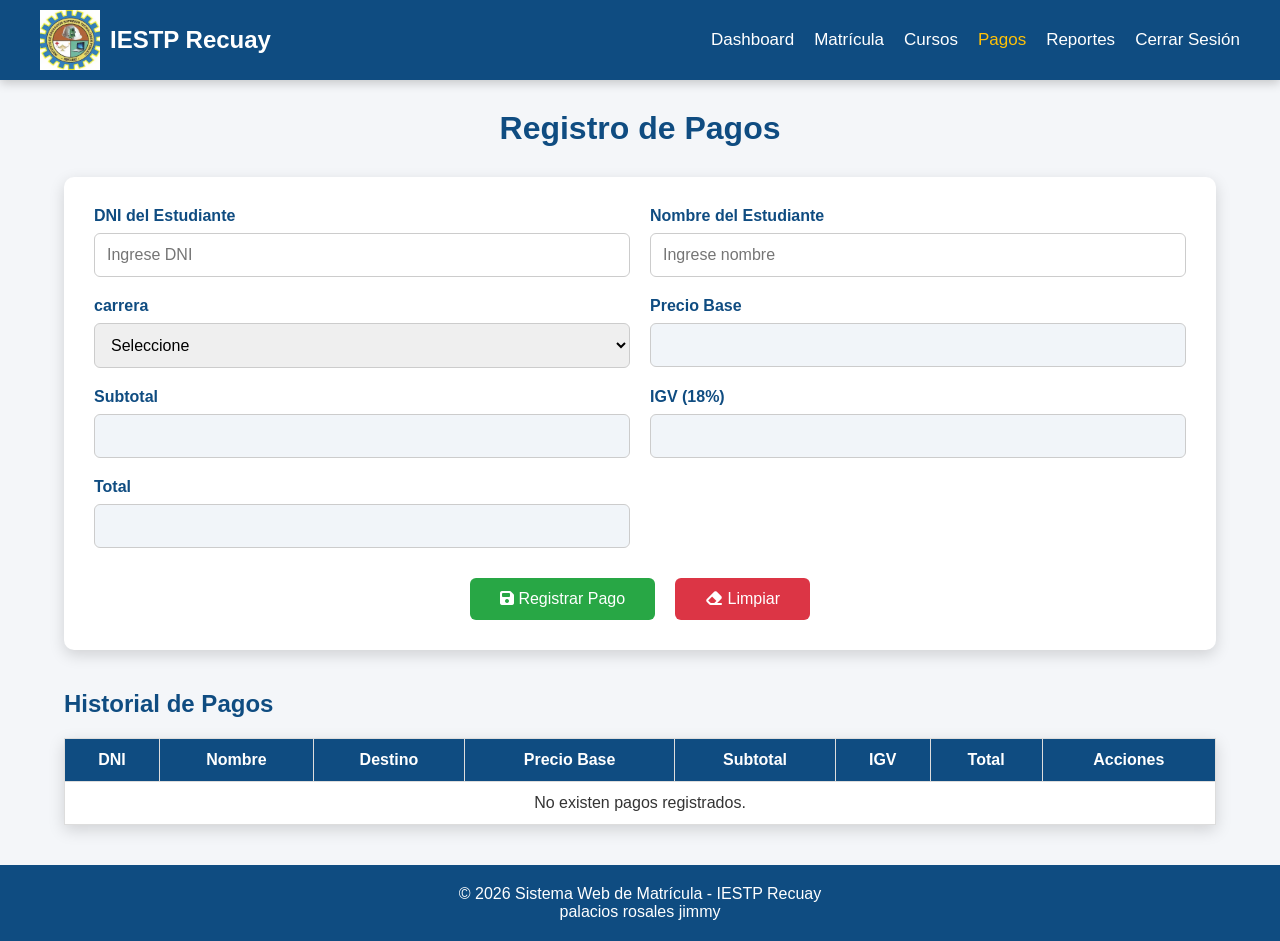
<file: pagos.html>
<!DOCTYPE html>
<html lang="es">

<head>

    <meta charset="UTF-8">
    <meta name="viewport" content="width=device-width, initial-scale=1.0">

    <title>Pagos | Sistema Web de Matrícula</title>

    <link rel="stylesheet" href="css/pagos.css">

    <link rel="stylesheet"
    href="https://cdnjs.cloudflare.com/ajax/libs/font-awesome/6.6.0/css/all.min.css">
    <link rel="icon" type="image/png" href="../assets/img/favicon.png">


</head>

<body>

    <!-- HEADER -->

    <header class="header">

        <div class="logo">

            <img src="assets/img/logo.png" alt="Logo">

            <h2>IESTP Recuay</h2>

        </div>

        <!-- Botón menú hamburguesa -->
        <button class="menu-toggle" id="menuToggle">
            <i class="fa-solid fa-bars"></i>
        </button>

        <nav class="menu" id="menu">

            <ul>

                <li><a href="dashboard.html">Dashboard</a></li>
                <li><a href="matricula.html">Matrícula</a></li>
                <li><a href="cursos.html">Cursos</a></li>
                <li><a href="pagos.html" class="activo">Pagos</a></li>
                <li><a href="reportes.html">Reportes</a></li>
                <li><a href="login.html">Cerrar Sesión</a></li>

            </ul>

        </nav>

    </header>

    <!-- CONTENIDO -->

    <main class="contenedor">

        <h1>Registro de Pagos</h1>

        <form id="frmPagos">

            <div class="grupo">

                <label>DNI del Estudiante</label>

                <input
                type="text"
                id="dni"
                maxlength="8"
                placeholder="Ingrese DNI"
                required>

            </div>

            <div class="grupo">

                <label>Nombre del Estudiante</label>

                <input
                type="text"
                id="nombre"
                placeholder="Ingrese nombre"
                required>

            </div>

            <div class="grupo">

                <label>carrera</label>

                <select id="destino" required>

                    <option value="">Seleccione</option>

                    <option value="50">arquitectura(S/50)</option>
                    <option value="80">topografia(S/80)</option>
                    <option value="100">enfermeria(S/80)</option>
                  
                </select>

            </div>

            <div class="grupo">

                <label>Precio Base</label>

                <input
                type="number"
                id="precioBase"
                readonly>

            </div>

            <div class="grupo">

                <label>Subtotal</label>

                <input
                type="number"
                id="subtotal"
                readonly>

            </div>

            <div class="grupo">

                <label>IGV (18%)</label>

                <input
                type="number"
                id="igv"
                readonly>

            </div>

            <div class="grupo">

                <label>Total</label>

                <input
                type="number"
                id="total"
                readonly>

            </div>

            <div class="botones">

                <button type="submit">

                    <i class="fa-solid fa-floppy-disk"></i>

                    Registrar Pago

                </button>

                <button type="reset">

                    <i class="fa-solid fa-eraser"></i>

                    Limpiar

                </button>

            </div>

        </form>

        <h2>Historial de Pagos</h2>

        <table>

            <thead>

                <tr>

                    <th>DNI</th>
                    <th>Nombre</th>
                    <th>Destino</th>
                    <th>Precio Base</th>
                    <th>Subtotal</th>
                    <th>IGV</th>
                    <th>Total</th>
                    <th>Acciones</th>

                </tr>

            </thead>

            <tbody id="tablaPagos">

                <tr>

                    <td colspan="8">

                        No existen pagos registrados.

                    </td>

                </tr>

            </tbody>

        </table>

    </main>

    <!-- FOOTER -->

    <footer>

        <p>

            © 2026 Sistema Web de Matrícula - IESTP Recuay

        </p>
        <p>palacios rosales jimmy </p>

    </footer>

    <script src="js/app.js"></script>
    <script src="js/pagos.js"></script>

</body>

</html>
</file>
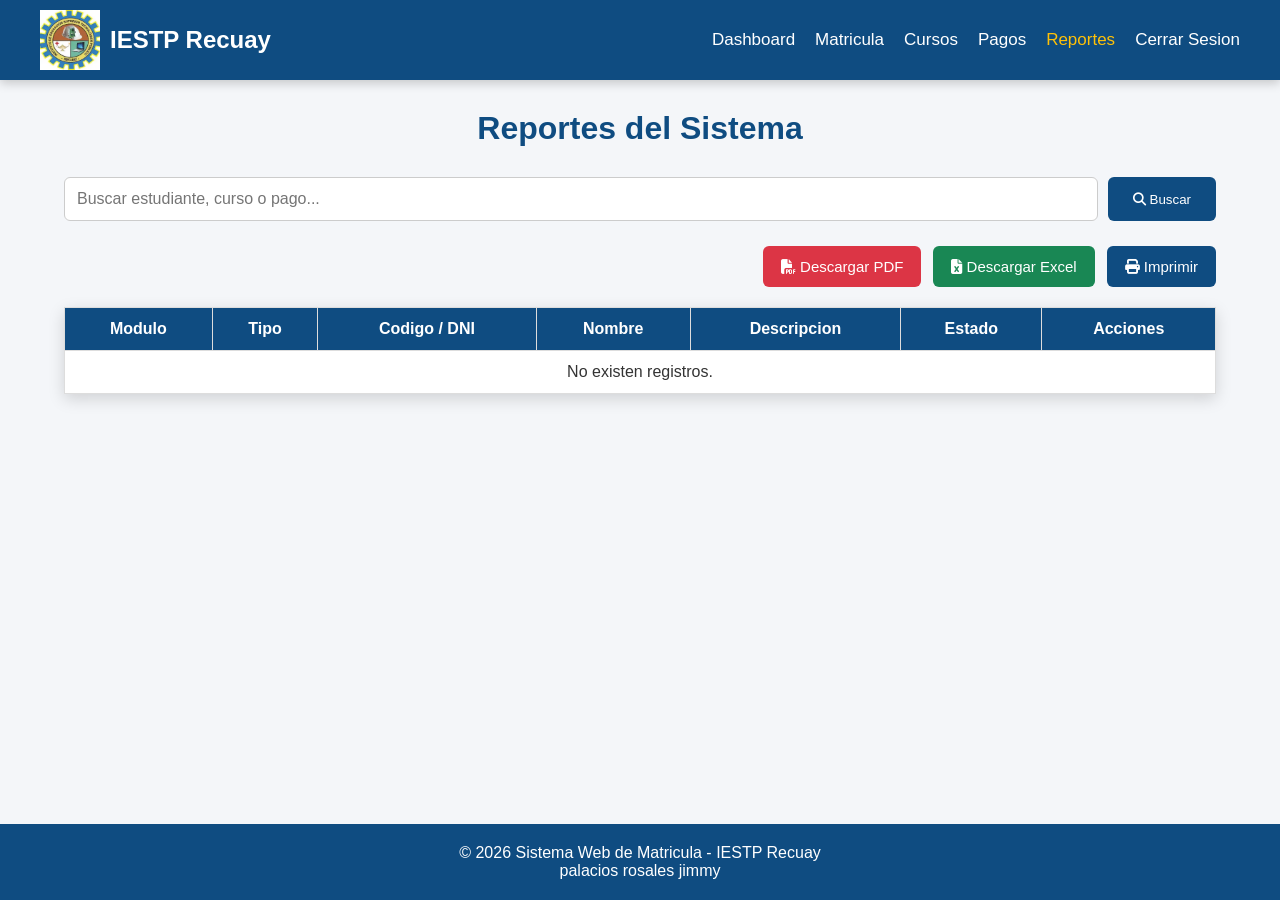
<file: reportes.html>
<!DOCTYPE html>
<html lang="es">

<head>
    <meta charset="UTF-8">
    <meta name="viewport" content="width=device-width, initial-scale=1.0">
    <title>Reportes | Sistema Web de Matricula</title>
    <link rel="stylesheet" href="css/reportes.css">
    <link rel="stylesheet" href="https://cdnjs.cloudflare.com/ajax/libs/font-awesome/6.6.0/css/all.min.css">
    <link rel="icon" type="image/png" href="../assets/img/favicon.png">
</head>

<body>
    <header class="header">
        <div class="logo">
            <img src="assets/img/logo.png" alt="Logo">
            <h2>IESTP Recuay</h2>
        </div>

        <button class="menu-toggle" id="menuToggle">
            <i class="fa-solid fa-bars"></i>
        </button>

        <nav class="menu" id="menu">
            <ul>
                <li><a href="dashboard.html">Dashboard</a></li>
                <li><a href="matricula.html">Matricula</a></li>
                <li><a href="cursos.html">Cursos</a></li>
                <li><a href="pagos.html">Pagos</a></li>
                <li><a href="reportes.html" class="activo">Reportes</a></li>
                <li><a href="login.html">Cerrar Sesion</a></li>
            </ul>
        </nav>
    </header>

    <main class="contenedor">
        <h1>Reportes del Sistema</h1>

        <div class="buscador">
            <input type="text" id="buscar" placeholder="Buscar estudiante, curso o pago...">
            <button id="btnBuscar" type="button">
                <i class="fa-solid fa-magnifying-glass"></i>
                Buscar
            </button>
        </div>

        <div class="acciones-reportes">
            <button id="btnPDF" type="button">
                <i class="fa-solid fa-file-pdf"></i>
                Descargar PDF
            </button>

            <button id="btnExcel" type="button">
                <i class="fa-solid fa-file-excel"></i>
                Descargar Excel
            </button>

            <button id="btnImprimir" type="button">
                <i class="fa-solid fa-print"></i>
                Imprimir
            </button>
        </div>

        <table>
            <thead>
                <tr>
                    <th>Modulo</th>
                    <th>Tipo</th>
                    <th>Codigo / DNI</th>
                    <th>Nombre</th>
                    <th>Descripcion</th>
                    <th>Estado</th>
                    <th>Acciones</th>
                </tr>
            </thead>

            <tbody id="tablaReportes">
                <tr>
                    <td colspan="7">No existen registros.</td>
                </tr>
            </tbody>
        </table>
    </main>

    <footer>
        <p>© 2026 Sistema Web de Matricula - IESTP Recuay</p>
        <p>palacios rosales jimmy</p>
    </footer>

    <script src="js/app.js"></script>
    <script src="js/reportes.js"></script>
</body>

</html>
</file>
<file: css/styles.css>
/* ==========================================================
   LA APETITOSA — Comidas Gourmet Fast Food · Recuay
   CSS Moderno, Responsive e Inclusivo (WCAG 2.2 AA)
   Mobile-first · Sin frameworks · Variables CSS
   ========================================================== */
:root {
  --color-bg: #fff5f5;
  --color-surface: #ffffff;
  --color-alt: #fee2e2;
  --color-text: #1c1917;
  --color-muted: #57534e;
  --color-primary: #b91c1c;
  --color-primary-dark: #991b1b;
  --color-accent: #dc2626;
  --color-accent-light: #fee2e2;
  --color-dark: #1c1917;
  --color-border: #fecaca;
  --color-success: #166534;
  --color-error: #b91c1c;
  --radius: 16px;
  --radius-sm: 10px;
  --shadow: 0 10px 30px rgba(28, 25, 23, 0.08);
  --shadow-lg: 0 20px 50px rgba(28, 25, 23, 0.14);
  --font-heading: "Playfair Display", Georgia, serif;
  --font-body: Inter, system-ui, -apple-system, "Segoe UI", Roboto, sans-serif;
  --max-width: 1160px;
  --header-h: 72px;
  --font-scale: 100%;
}
html { font-size: var(--font-scale); scroll-behavior: smooth; }
html.font-large { --font-scale: 112.5%; }
html.font-small { --font-scale: 87.5%; }

*, *::before, *::after { box-sizing: border-box; }

body {
  margin: 0;
  font-family: var(--font-body);
  color: var(--color-text);
  background: var(--color-bg);
  line-height: 1.6;
  -webkit-font-smoothing: antialiased;
}
body.high-contrast {
  --color-bg: #ffffff;
  --color-surface: #ffffff;
  --color-alt: #fef9c3;
  --color-text: #000000;
  --color-muted: #1f2937;
  --color-primary: #991b1b;
  --color-border: #000000;
}
body.reduce-motion *, body.reduce-motion *::before, body.reduce-motion *::after {
  animation: none !important; transition: none !important; scroll-behavior: auto !important;
}
img { max-width: 100%; height: auto; display: block; }
a { color: var(--color-primary); }
a:hover { color: var(--color-primary-dark); text-decoration: underline; }

/* Foco visible para teclado */
:focus-visible {
  outline: 3px solid #f59e0b;
  outline-offset: 2px;
  border-radius: 4px;
}
body.high-contrast :focus-visible { outline: 4px solid #0000ff; }

.sr-only {
  position: absolute; width: 1px; height: 1px; padding: 0; margin: -1px;
  overflow: hidden; clip: rect(0,0,0,0); white-space: nowrap; border: 0;
}
.skip-link {
  position: absolute; left: 1rem; top: -100%; z-index: 9999;
  background: var(--color-dark); color: #fff; padding: 0.75rem 1.25rem;
  border-radius: 0 0 var(--radius-sm) var(--radius-sm); font-weight: 700;
}
.skip-link:focus { top: 0; color: #fff; }

.container { width: min(92%, var(--max-width)); margin-inline: auto; }

/* ---- Barra de accesibilidad ---- */
.a11y-bar { background: var(--color-dark); color: #fff; font-size: 0.85rem; }
.a11y-bar__inner { display: flex; flex-wrap: wrap; align-items: center; gap: 0.5rem; padding: 0.5rem 0; }
.a11y-bar__label { font-weight: 700; opacity: 0.9; margin-right: 0.25rem; }
.a11y-btn {
  background: rgba(255,255,255,0.12); color: #fff; border: 1px solid rgba(255,255,255,0.3);
  padding: 0.3rem 0.7rem; border-radius: 999px; cursor: pointer; font: inherit; font-weight: 600;
}
.a11y-btn:hover { background: rgba(255,255,255,0.25); }
.a11y-btn[aria-pressed="true"] { background: #f59e0b; color: #000; border-color: #f59e0b; }

/* ---- Header ---- */
.site-header {
  position: sticky; top: 0; z-index: 100; background: rgba(255,245,245,0.96);
  backdrop-filter: blur(10px); border-bottom: 1px solid var(--color-border);
}
body.high-contrast .site-header { background: #fff; }
.header-inner { display: flex; align-items: center; justify-content: space-between; gap: 1rem; min-height: var(--header-h); }
.brand { display: flex; align-items: center; gap: 0.75rem; text-decoration: none; color: var(--color-text); }
.brand__logo-img { height: 56px; width: auto; max-width: 160px; object-fit: contain; border-radius: 10px; background: #fff; }
.brand__logo { font-size: 1.8rem; }
.brand__text { line-height: 1.1; }
.brand__text strong { font-family: var(--font-heading); letter-spacing: 0.04em; color: var(--color-primary); }
.brand__text small { display: block; font-size: 0.75rem; color: var(--color-muted); letter-spacing: 0.12em; text-transform: uppercase; }

.nav-toggle { display: none; background: none; border: 1px solid var(--color-border); border-radius: 10px; padding: 0.55rem; cursor: pointer; }
.nav-toggle__bar { display: block; width: 24px; height: 2.5px; background: var(--color-text); margin: 5px 0; border-radius: 2px; transition: transform 0.25s, opacity 0.25s; }
.nav-toggle[aria-expanded="true"] .nav-toggle__bar:nth-child(1) { transform: translateY(7.5px) rotate(45deg); }
.nav-toggle[aria-expanded="true"] .nav-toggle__bar:nth-child(2) { opacity: 0; }
.nav-toggle[aria-expanded="true"] .nav-toggle__bar:nth-child(3) { transform: translateY(-7.5px) rotate(-45deg); }

.main-nav { display: flex; align-items: center; gap: 1.25rem; }
.main-nav ul { display: flex; gap: 1.25rem; list-style: none; margin: 0; padding: 0; }
.nav-link { text-decoration: none; color: var(--color-text); font-weight: 600; padding: 0.4rem 0.2rem; border-bottom: 3px solid transparent; }
.nav-link:hover { color: var(--color-primary); }
.nav-link.active { border-bottom-color: var(--color-primary); color: var(--color-primary); }

/* ---- Botones ---- */
.btn {
  display: inline-flex; align-items: center; justify-content: center; gap: 0.5rem;
  padding: 0.7rem 1.4rem; border-radius: 999px; font-weight: 700; font: inherit;
  text-decoration: none; border: 2px solid transparent; cursor: pointer;
  transition: transform 0.2s, box-shadow 0.2s, background 0.2s;
}
.btn:hover { transform: translateY(-2px); box-shadow: var(--shadow); text-decoration: none; }
.btn--primary { background: var(--color-primary); color: #fff; }
.btn--primary:hover { background: var(--color-primary-dark); color: #fff; }
.btn--outline { background: transparent; border-color: var(--color-text); color: var(--color-text); }
.btn--outline:hover { background: var(--color-text); color: #fff; }
.btn--dark { background: var(--color-dark); color: #fff; }
.btn--dark:hover { color: #fff; background: #000; }
.btn--ghost { background: transparent; border-color: var(--color-border); color: var(--color-text); }
.btn--lg { padding: 0.9rem 1.8rem; font-size: 1.05rem; }
.btn--block { width: 100%; }

/* ---- Hero ---- */
.hero { padding: 3.5rem 0 4.5rem; background: linear-gradient(135deg, #fff5f5 0%, #ffe4e6 55%, #fecdd3 100%); }
body.high-contrast .hero { background: #fff; }
.hero-grid { display: grid; gap: 2.5rem; align-items: center; }
.eyebrow { text-transform: uppercase; letter-spacing: 0.14em; font-weight: 700; font-size: 0.8rem; color: var(--color-primary); margin: 0 0 0.75rem; }
h1, h2, h3 { font-family: var(--font-heading); line-height: 1.15; margin: 0 0 1rem; }
h1 { font-size: clamp(2.2rem, 5vw, 3.8rem); font-weight: 900; color: var(--color-primary); }
h2 { font-size: clamp(1.8rem, 3.5vw, 2.6rem); }
.lead { font-size: clamp(1.05rem, 2vw, 1.2rem); color: var(--color-muted); max-width: 55ch; }
.hero__address { font-weight: 700; color: var(--color-text); margin: 0.5rem 0 0; }
.hero__actions { display: flex; flex-wrap: wrap; gap: 0.75rem; margin: 1.5rem 0; }
.hero__stats { display: flex; flex-wrap: wrap; gap: 2rem; list-style: none; padding: 0; margin: 0; }
.hero__stats li { display: flex; flex-direction: column; }
.hero__stats strong { font-size: 1.5rem; font-family: var(--font-heading); color: var(--color-primary); }
.hero__stats span { font-size: 0.85rem; color: var(--color-muted); }
.hero__media { position: relative; margin: 0; }
.hero__media img { border-radius: 24px; box-shadow: var(--shadow-lg); aspect-ratio: 16/9; object-fit: cover; width: 100%; }
.hero__badge {
  position: absolute; bottom: 1rem; left: 1rem; background: rgba(28,25,23,0.92); color: #fff;
  padding: 0.75rem 1rem; border-radius: 12px; display: flex; flex-direction: column;
}
.hero__badge span { font-size: 0.85rem; opacity: 0.85; }

/* Banner horizontal a ancho completo */
.banner-section { padding: 0 0 3rem; background: var(--color-surface); }
.banner-figure { position: relative; margin: 0; border-radius: 20px; overflow: hidden; box-shadow: var(--shadow-lg); }
.banner-figure img { width: 100%; aspect-ratio: 16/9; object-fit: cover; display: block; }
.banner-caption {
  position: absolute; left: 0; right: 0; bottom: 0; padding: 1rem 1.25rem;
  background: linear-gradient(transparent, rgba(0,0,0,0.82)); color: #fff;
  display: flex; align-items: center; gap: 0.9rem; font-size: 1.05rem;
}
.banner-caption img { width: 110px; height: auto; aspect-ratio: auto; border-radius: 10px; background: #fff; }
.banner-caption strong { color: #fecaca; }

/* ---- Secciones ---- */
.section { padding: 4.5rem 0; }
.section--alt { background: var(--color-surface); }
.section__head { text-align: center; max-width: 700px; margin: 0 auto 2.5rem; }
.section__desc { color: var(--color-muted); margin: 0; }

.about-grid { display: grid; gap: 2.5rem; align-items: center; }
.about-media img { border-radius: 20px; box-shadow: var(--shadow); aspect-ratio: 4/3; object-fit: cover; width: 100%; background: #fee2e2; min-height: 220px; }
.check-list { list-style: none; padding: 0; margin: 1.25rem 0 1.5rem; display: grid; gap: 0.5rem; }
.check-list li { background: var(--color-surface); border: 1px solid var(--color-border); padding: 0.6rem 0.9rem; border-radius: var(--radius-sm); }

/* ---- Menú / Filtros ---- */
.menu-filters { display: flex; flex-wrap: wrap; justify-content: center; gap: 0.6rem; margin-bottom: 1rem; }
.filter-btn {
  padding: 0.55rem 1.2rem; border-radius: 999px; border: 2px solid var(--color-border);
  background: var(--color-surface); font: inherit; font-weight: 600; cursor: pointer; color: var(--color-text);
}
.filter-btn.is-active, .filter-btn[aria-pressed="true"] { background: var(--color-primary); border-color: var(--color-primary); color: #fff; }
.menu-count { text-align: center; color: var(--color-muted); font-weight: 600; margin-bottom: 1.5rem; }
.menu-grid { display: grid; gap: 1.25rem; }
.dish-card {
  background: var(--color-surface); border: 1px solid var(--color-border); border-radius: var(--radius);
  overflow: hidden; box-shadow: var(--shadow); transition: transform 0.25s, box-shadow 0.25s;
}
.dish-card:hover { transform: translateY(-4px); box-shadow: var(--shadow-lg); }
.dish-card[hidden] { display: none; }
.dish-card img { width: 100%; aspect-ratio: 4/3; object-fit: cover; background: #fee2e2; min-height: 180px; display: block; }
.dish-card img[alt] { font-size: 0.85rem; color: transparent; }
.dish-card__body { padding: 1.1rem 1.25rem 1.3rem; }
.dish-card__top { display: flex; justify-content: space-between; gap: 0.75rem; align-items: start; }
.dish-card__top h3 { margin: 0; font-size: 1.2rem; font-family: var(--font-body); font-weight: 700; }
.dish-card p { color: var(--color-muted); font-size: 0.95rem; margin: 0.5rem 0 0.75rem; }
.price { font-weight: 800; color: var(--color-primary); white-space: nowrap; font-size: 1.1rem; }
.tag { display: inline-block; font-size: 0.78rem; font-weight: 700; padding: 0.2rem 0.6rem; border-radius: 999px; background: #f5f5f4; border: 1px solid var(--color-border); margin-right: 0.3rem; }
.tag--veg { background: #dcfce7; border-color: #86efac; color: #166534; }
body.high-contrast .tag--veg { background: #fff; }

/* ---- Galería ---- */
.gallery-grid { display: grid; gap: 1rem; }
.gallery-grid figure { margin: 0; position: relative; overflow: hidden; border-radius: var(--radius); }
.gallery-grid img { width: 100%; aspect-ratio: 4/3; object-fit: cover; transition: transform 0.4s; background: #fee2e2; min-height: 180px; }
.gallery-grid figure:hover img { transform: scale(1.05); }
.gallery-grid figcaption {
  position: absolute; bottom: 0; left: 0; right: 0; padding: 0.7rem 1rem;
  background: linear-gradient(transparent, rgba(0,0,0,0.75)); color: #fff; font-weight: 700;
}

/* ---- Testimonios + Video ---- */
.testimonial-layout { display: grid; gap: 2rem; max-width: 1100px; margin: 0 auto; align-items: start; }
.testimonial { text-align: center; }
.testimonial__track { position: relative; min-height: 180px; }
.testimonial__slide { display: none; margin: 0; padding: 2rem; background: var(--color-surface); border: 1px solid var(--color-border); border-radius: var(--radius); box-shadow: var(--shadow); }
.testimonial__slide.is-active { display: block; }
.testimonial__slide p { font-size: 1.2rem; font-style: italic; margin: 0 0 1rem; }
.testimonial__slide footer { font-weight: 700; color: var(--color-primary); }
.testimonial__controls { display: flex; justify-content: center; align-items: center; gap: 1rem; margin-top: 1.25rem; flex-wrap: wrap; }
.testimonial__dots { display: flex; gap: 0.5rem; }
.testimonial__dots button { width: 12px; height: 12px; border-radius: 50%; border: 2px solid var(--color-primary); background: transparent; cursor: pointer; padding: 0; }
.testimonial__dots button[aria-selected="true"] { background: var(--color-primary); }
.recipe-video {
  margin: 0; padding: 1.25rem; background: var(--color-dark); color: #fff;
  border-radius: var(--radius); box-shadow: var(--shadow-lg); text-align: center;
}
.recipe-video h3 { font-size: 1.1rem; color: #fecaca; margin-bottom: 0.75rem; }
.recipe-video video {
  width: min(100%, 320px); aspect-ratio: 9/16; object-fit: cover;
  border-radius: 14px; background: #000; margin: 0 auto; display: block;
  max-height: 560px;
}
.recipe-video figcaption { margin-top: 0.75rem; font-size: 0.9rem; opacity: 0.85; }

/* ---- Reserva ---- */
.booking-grid { display: grid; gap: 2rem; align-items: start; }
.booking-form, .info-card {
  background: var(--color-surface); border: 1px solid var(--color-border);
  border-radius: var(--radius); padding: 1.75rem; box-shadow: var(--shadow);
}
.field { margin-bottom: 1.1rem; }
.field-row { display: grid; gap: 1rem; }
.field label { display: block; font-weight: 700; margin-bottom: 0.35rem; }
.field input, .field select, .field textarea {
  width: 100%; padding: 0.75rem 0.9rem; border: 2px solid var(--color-border);
  border-radius: var(--radius-sm); font: inherit; background: #fff; color: var(--color-text);
}
.field input:focus, .field select:focus, .field textarea:focus { border-color: var(--color-primary); outline: none; }
.field-error { color: var(--color-error); font-size: 0.9rem; font-weight: 600; margin: 0.35rem 0 0; min-height: 1.2em; }
.form-help { color: var(--color-muted); font-size: 0.9rem; margin-top: 0; }
.booking-success {
  margin-top: 1rem; padding: 1rem; border-radius: var(--radius-sm);
  background: #dcfce7; border: 1px solid #86efac; color: var(--color-success); font-weight: 700;
}
.info-list { list-style: none; padding: 0; margin: 0 0 1.25rem; display: grid; gap: 0.6rem; }
.info-list li { padding: 0.6rem 0.9rem; background: var(--color-alt); border-radius: var(--radius-sm); }
.map-wrap iframe { width: 100%; height: 220px; border: 0; border-radius: var(--radius-sm); }
.social { display: flex; gap: 0.75rem; margin-top: 1rem; }
.social a { font-weight: 700; }

/* ---- Footer ---- */
.site-footer { background: var(--color-dark); color: #fff; padding: 3rem 0 2rem; }
body.high-contrast .site-footer { background: #000; }
.footer-grid { display: grid; gap: 1.5rem; }
.footer-grid ul { list-style: none; padding: 0; margin: 0; display: flex; flex-wrap: wrap; gap: 1.25rem; }
.footer-grid a { color: #fff; }
.footer-note { opacity: 0.8; font-size: 0.9rem; }
.footer-brand img { max-width: 160px; height: auto; border-radius: 12px; background: #fff; margin-bottom: 0.5rem; }

/* ---- Volver arriba + Animación de entrada ---- */
.back-to-top {
  position: fixed; bottom: 1.5rem; right: 1.5rem; z-index: 90;
  width: 52px; height: 52px; border-radius: 50%; border: 0;
  background: var(--color-primary); color: #fff; font-size: 1.4rem; cursor: pointer; box-shadow: var(--shadow-lg);
}
.reveal { opacity: 0; transform: translateY(24px); transition: opacity 0.7s ease, transform 0.7s ease; }
.reveal.is-visible { opacity: 1; transform: none; }

/* ==========================================================
   RESPONSIVE — Breakpoints móviles → escritorio
   ========================================================== */
@media (min-width: 640px) {
  .menu-grid { grid-template-columns: repeat(2, 1fr); }
  .gallery-grid { grid-template-columns: repeat(2, 1fr); }
  .field-row { grid-template-columns: 1fr 1fr; }
}
@media (min-width: 768px) {
  .hero-grid { grid-template-columns: 1.05fr 0.95fr; }
  .about-grid { grid-template-columns: 1fr 1fr; }
  .testimonial-layout { grid-template-columns: 1.4fr 0.8fr; }
  .booking-grid { grid-template-columns: 1.15fr 0.85fr; }
  .footer-grid { grid-template-columns: 1fr auto 1fr; align-items: center; }
  .footer-grid .footer-note { text-align: right; }
}
@media (min-width: 1024px) {
  .menu-grid { grid-template-columns: repeat(4, 1fr); }
  .gallery-grid { grid-template-columns: repeat(4, 1fr); }
}

/* Menú móvil */
@media (max-width: 767px) {
  .nav-toggle { display: block; }
  .main-nav {
    position: absolute; top: 100%; left: 0; right: 0; flex-direction: column; align-items: stretch;
    background: var(--color-surface); padding: 1rem; border-bottom: 1px solid var(--color-border);
    box-shadow: var(--shadow); display: none;
  }
  .main-nav.open { display: flex; }
  .main-nav ul { flex-direction: column; gap: 0.25rem; }
  .nav-link { display: block; padding: 0.8rem; border-radius: 8px; }
  .nav-link:hover { background: var(--color-alt); }
  .nav-cta { margin-top: 0.75rem; text-align: center; }
  .site-header { position: sticky; }
}

@media (prefers-reduced-motion: reduce) {
  html { scroll-behavior: auto; }
  *, *::before, *::after { animation-duration: 0.01ms !important; transition-duration: 0.01ms !important; }
}
</file>
<file: css/cursos.css>
/*=====================================
    RESET
=====================================*/
*{
    margin:0;
    padding:0;
    box-sizing:border-box;
    font-family:Arial, Helvetica, sans-serif;
}

/*=====================================
    BODY
=====================================*/
body{
    background:#f4f6f9;
    color:#333;
    min-height:100vh;
    display:flex;
    flex-direction:column;
}

/*=====================================
    HEADER
=====================================*/
.header{
    position:fixed;
    top:0;
    left:0;
    width:100%;
    height:80px;
    background:#0F4C81;
    display:flex;
    justify-content:space-between;
    align-items:center;
    padding:0 40px;
    box-shadow:0 3px 10px rgba(0,0,0,.2);
    z-index:1000;
}

.logo{
    display:flex;
    align-items:center;
}

.logo img{
    width:60px;
    height:60px;
    margin-right:10px;
}

.logo h2{
    color:#fff;
}

.menu ul{
    list-style:none;
    display:flex;
}

.menu ul li{
    margin-left:20px;
}

.menu ul li a{
    text-decoration:none;
    color:#fff;
    font-size:17px;
    transition:.3s;
}

.menu ul li a:hover,
.menu ul li a.activo{
    color:#FFC107;
}

/*=====================================
    BOTÓN MENÚ
=====================================*/
.menu-toggle{
    display:none;
    background:none;
    border:none;
    font-size:28px;
    color:#fff;
    cursor:pointer;
}

/*=====================================
    CONTENEDOR
=====================================*/
.contenedor{
    width:90%;
    max-width:1200px;
    margin:110px auto 40px;
    flex:1;
}

.contenedor h1{
    text-align:center;
    color:#0F4C81;
    margin-bottom:30px;
}

.contenedor h2{
    color:#0F4C81;
    margin:40px 0 20px;
}

/*=====================================
    FORMULARIO
=====================================*/
form{
    background:#fff;
    padding:30px;
    border-radius:10px;
    box-shadow:0 5px 15px rgba(0,0,0,.15);

    display:grid;
    grid-template-columns:repeat(2,1fr);
    gap:20px;
}

.grupo{
    display:flex;
    flex-direction:column;
}

.grupo label{
    margin-bottom:8px;
    font-weight:bold;
    color:#0F4C81;
}

.grupo input,
.grupo select{
    padding:12px;
    border:1px solid #ccc;
    border-radius:6px;
    outline:none;
    font-size:16px;
}

.grupo input:focus,
.grupo select:focus{
    border-color:#1565C0;
}

/*=====================================
    BOTONES
=====================================*/
.botones{
    grid-column:1/3;
    display:flex;
    justify-content:center;
    gap:20px;
    margin-top:10px;
}

.botones button{
    padding:12px 30px;
    border:none;
    border-radius:6px;
    cursor:pointer;
    color:#fff;
    font-size:16px;
    transition:.3s;
}

.botones button:first-child{
    background:#28a745;
}

.botones button:first-child:hover{
    background:#218838;
}

.botones button:last-child{
    background:#dc3545;
}

.botones button:last-child:hover{
    background:#c82333;
}

/*=====================================
    TABLA
=====================================*/
table{
    width:100%;
    border-collapse:collapse;
    background:#fff;
    box-shadow:0 5px 15px rgba(0,0,0,.15);
}

thead{
    background:#0F4C81;
    color:#fff;
}

th,
td{
    padding:12px;
    text-align:center;
    border:1px solid #ddd;
}

tbody tr:nth-child(even){
    background:#f5f5f5;
}

tbody tr:hover{
    background:#e3f2fd;
}

/*=====================================
    BOTONES DE ACCIÓN
=====================================*/
.editar{
    background:#FFC107;
    color:#000;
    border:none;
    padding:8px 12px;
    border-radius:5px;
    cursor:pointer;
    margin-right:5px;
}

.eliminar{
    background:#dc3545;
    color:#fff;
    border:none;
    padding:8px 12px;
    border-radius:5px;
    cursor:pointer;
}

/*=====================================
    FOOTER
=====================================*/
footer{
    background:#0F4C81;
    color:#fff;
    text-align:center;
    padding:20px;
    margin-top:auto;
}

/*=====================================
    RESPONSIVE
=====================================*/
@media(max-width:768px){

    .header{
        flex-wrap:wrap;
        height:auto;
        padding:15px 20px;
    }

    .logo{
        width:100%;
        display:flex;
        justify-content:space-between;
        align-items:center;
    }

    .menu-toggle{
        display:block;
    }

    .menu{
        display:none;
        width:100%;
        margin-top:15px;
    }

    .menu.active{
        display:block;
    }

    .menu ul{
        flex-direction:column;
        align-items:center;
        width:100%;
    }

    .menu ul li{
        margin:8px 0;
    }

    .menu ul li a{
        display:block;
        padding:10px;
    }

    .contenedor{
        width:95%;
        margin-top:150px;
    }

    form{
        grid-template-columns:1fr;
    }

    .botones{
        grid-column:1;
        flex-direction:column;
    }

    .botones button{
        width:100%;
    }

    table{
        display:block;
        overflow-x:auto;
        white-space:nowrap;
    }
}

@media(max-width:768px){
    .header{
        align-items:center;
        flex-wrap:wrap;
        gap:12px;
        height:auto;
        min-height:80px;
        padding:12px 16px;
    }

    .logo{
        flex:1;
        min-width:0;
        width:auto;
    }

    .logo h2{
        font-size:20px;
    }

    .menu-toggle{
        display:block;
        flex:0 0 auto;
    }

    .menu{
        display:none;
        margin-top:0;
        width:100%;
    }

    .menu.active{
        display:block;
    }

    .menu ul{
        align-items:stretch;
        flex-direction:column;
        width:100%;
    }

    .menu ul li{
        margin:0;
        text-align:center;
    }

    .menu ul li a{
        display:block;
        padding:12px;
    }

    .contenedor{
        margin-top:125px;
    }
}
</file>
<file: css/dashboard.css>
/*====================================
RESET
====================================*/
*{
    margin:0;
    padding:0;
    box-sizing:border-box;
    font-family:Arial, Helvetica, sans-serif;
}

body{
    background:#f4f6f9;
    color:#333;
}

/*====================================
HEADER
====================================*/
.header{
    position:fixed;
    top:0;
    left:0;
    width:100%;
    height:80px;
    background:#0F4C81;
    display:flex;
    justify-content:space-between;
    align-items:center;
    padding:0 40px;
    box-shadow:0 3px 10px rgba(0,0,0,.2);
    z-index:1000;
}

.logo{
    display:flex;
    align-items:center;
}

.logo img{
    width:60px;
    height:60px;
    object-fit:contain;
    margin-right:10px;
}

.logo h2{
    color:#fff;
    font-size:28px;
}

/*====================================
MENÚ DESKTOP
====================================*/
.menu ul{
    display:flex;
    list-style:none;
}

.menu ul li{
    margin-left:20px;
}

.menu ul li a{
    text-decoration:none;
    color:#fff;
    font-size:16px;
    transition:.3s;
}

.menu ul li a:hover,
.menu ul li a.activo{
    color:#FFC107;
}

/*====================================
BOTÓN HAMBURGUESA
====================================*/
.menu-toggle{
    display:none;
    background:none;
    border:none;
    color:white;
    font-size:30px;
    cursor:pointer;
}

/*====================================
CONTENIDO
====================================*/
.contenedor{
    width:90%;
    max-width:1200px;
    margin:110px auto 40px;
}

.contenedor h1{
    text-align:center;
    color:#0F4C81;
    margin-bottom:10px;
}

.bienvenida{
    text-align:center;
    margin-bottom:35px;
    font-size:18px;
}

/*====================================
CARDS
====================================*/
.cards{
    display:grid;
    grid-template-columns:repeat(auto-fit,minmax(230px,1fr));
    gap:25px;
    margin-bottom:50px;
}

.card{
    background:#fff;
    border-radius:12px;
    padding:25px;
    text-align:center;
    box-shadow:0 5px 15px rgba(0,0,0,.15);
    transition:.3s;
}

.card:hover{
    transform:translateY(-8px);
}

.card i{
    font-size:45px;
    color:#0F4C81;
    margin-bottom:15px;
}

.card h3{
    color:#1565C0;
    font-size:32px;
    margin-bottom:10px;
}

.card p{
    font-size:18px;
}

/*====================================
ACCESOS
====================================*/
.accesos{
    margin-bottom:50px;
}

.accesos h2{
    color:#0F4C81;
    margin-bottom:20px;
    text-align:center;
}

.botones{
    display:flex;
    justify-content:center;
    flex-wrap:wrap;
    gap:20px;
}

.btn{
    background:#0F4C81;
    color:#fff;
    text-decoration:none;
    padding:14px 25px;
    border-radius:8px;
    transition:.3s;
    font-size:17px;
}

.btn:hover{
    background:#1565C0;
    transform:scale(1.05);
}

/*====================================
TABLA
====================================*/
.tabla{
    background:#fff;
    padding:20px;
    border-radius:12px;
    box-shadow:0 5px 15px rgba(0,0,0,.15);
}

.tabla h2{
    color:#0F4C81;
    margin-bottom:20px;
}

table{
    width:100%;
    border-collapse:collapse;
}

thead{
    background:#0F4C81;
    color:#fff;
}

th, td{
    padding:12px;
    border:1px solid #ddd;
    text-align:center;
}

tbody tr:nth-child(even){
    background:#f7f7f7;
}

tbody tr:hover{
    background:#e3f2fd;
}

/*====================================
FOOTER
====================================*/
footer{
    margin-top:40px;
    background:#0F4C81;
    color:#fff;
    text-align:center;
    padding:20px;
}

/*====================================
RESPONSIVE
====================================*/
@media(max-width:768px){

    .header{
        height:80px;
        padding:15px 20px;
    }

    /* mostrar botón */
    .menu-toggle{
        display:block;
    }

    /* menú oculto por defecto */
    .menu{
        display:none;
        position:absolute;
        top:80px;
        left:0;
        width:100%;
        background:#0F4C81;
    }

    .menu.active{
        display:block;
    }

    .menu ul{
        flex-direction:column;
    }

    .menu ul li{
        margin:0;
        border-top:1px solid rgba(255,255,255,.2);
    }

    .menu ul li a{
        display:block;
        padding:15px;
        text-align:center;
    }

    .contenedor{
        margin-top:120px;
    }

    .cards{
        grid-template-columns:1fr;
    }

    .botones{
        flex-direction:column;
    }

    .btn{
        width:100%;
        text-align:center;
    }

    table{
        display:block;
        overflow-x:auto;
    }
}

@media(max-width:768px){
    .header{
        align-items:center;
        flex-wrap:wrap;
        gap:12px;
        height:auto;
        min-height:80px;
        padding:12px 16px;
    }

    .logo{
        flex:1;
        min-width:0;
    }

    .logo h2{
        font-size:20px;
    }

    .menu-toggle{
        display:block;
        flex:0 0 auto;
    }

    .menu{
        display:none;
        position:static;
        width:100%;
    }

    .menu.active{
        display:block;
    }

    .menu ul{
        align-items:stretch;
        flex-direction:column;
        width:100%;
    }

    .menu ul li{
        margin:0;
        text-align:center;
    }

    .menu ul li a{
        display:block;
        padding:12px;
    }

    .contenedor{
        margin-top:125px;
    }
}
</file>
<file: css/matricula.css>
/*====================================
    RESET
====================================*/
*{
    margin:0;
    padding:0;
    box-sizing:border-box;
    font-family:Arial, Helvetica, sans-serif;
}

@media(max-width:768px){
    .header{
        align-items:center;
        flex-direction:row;
        flex-wrap:wrap;
        gap:12px;
        height:auto;
        min-height:80px;
        padding:12px 16px;
    }

    .logo{
        flex:1;
        min-width:0;
        width:auto;
    }

    .logo h2{
        font-size:20px;
    }

    .menu-toggle{
        display:block;
        flex:0 0 auto;
    }

    .menu{
        display:none;
        margin-top:0;
        width:100%;
    }

    .menu.active{
        display:block;
    }

    .menu ul{
        align-items:stretch;
        flex-direction:column;
        width:100%;
    }

    .menu ul li{
        margin:0;
        text-align:center;
    }

    .menu ul li a{
        display:block;
        padding:12px;
    }

    .contenedor{
        margin-top:125px;
        width:95%;
    }
}

body{
    background:#f4f6f9;
    color:#333;
}

/*====================================
    HEADER
====================================*/
.header{
    position:fixed;
    top:0;
    left:0;
    width:100%;
    height:80px;
    background:#0F4C81;
    display:flex;
    justify-content:space-between;
    align-items:center;
    padding:0 40px;
    box-shadow:0 3px 10px rgba(0,0,0,.2);
    z-index:1000;
}

.logo{
    display:flex;
    align-items:center;
}

.logo img{
    width:60px;
    height:60px;
    margin-right:10px;
}

.logo h2{
    color:#fff;
}

.menu ul{
    list-style:none;
    display:flex;
}

.menu ul li{
    margin-left:20px;
}

.menu ul li a{
    color:#fff;
    text-decoration:none;
    font-size:17px;
    transition:.3s;
}

.menu ul li a:hover,
.menu ul li a.activo{
    color:#FFC107;
}

/*====================================
    CONTENEDOR
====================================*/
.contenedor{
    width:90%;
    max-width:1200px;
    margin:110px auto 40px;
}

.contenedor h1{
    color:#0F4C81;
    text-align:center;
    margin-bottom:30px;
}

.contenedor h2{
    color:#0F4C81;
    margin:40px 0 20px;
}

/*====================================
    FORMULARIO
====================================*/
form{
    background:#fff;
    padding:30px;
    border-radius:10px;
    box-shadow:0 5px 15px rgba(0,0,0,.15);

    display:grid;
    grid-template-columns:repeat(2,1fr);
    gap:20px;
}

.grupo{
    display:flex;
    flex-direction:column;
}

.grupo label{
    margin-bottom:8px;
    font-weight:bold;
    color:#0F4C81;
}

.grupo input,
.grupo select{
    padding:12px;
    border:1px solid #ccc;
    border-radius:6px;
    font-size:16px;
    outline:none;
}

.grupo input:focus,
.grupo select:focus{
    border-color:#1565C0;
}

/*====================================
    BOTONES
====================================*/
.botones{
    grid-column:1/3;
    display:flex;
    justify-content:center;
    gap:20px;
    margin-top:10px;
}

.botones button{
    padding:12px 30px;
    border:none;
    border-radius:6px;
    cursor:pointer;
    font-size:16px;
    color:#fff;
    transition:.3s;
}

.botones button:first-child{
    background:#28a745;
}

.botones button:first-child:hover{
    background:#218838;
}

.botones button:last-child{
    background:#dc3545;
}

.botones button:last-child:hover{
    background:#c82333;
}

/*====================================
    TABLA
====================================*/
table{
    width:100%;
    border-collapse:collapse;
    background:#fff;
    box-shadow:0 5px 15px rgba(0,0,0,.15);
}

thead{
    background:#0F4C81;
    color:#fff;
}

th,
td{
    border:1px solid #ddd;
    padding:12px;
    text-align:center;
}

tbody tr:nth-child(even){
    background:#f2f2f2;
}

tbody tr:hover{
    background:#e3f2fd;
}

/*====================================
    FOOTER
====================================*/
footer{
    margin-top:40px;
    background:#0F4C81;
    color:#fff;
    text-align:center;
    padding:20px;
}

/*====================================
    RESPONSIVE
====================================*/
@media(max-width:768px){

.header{
    flex-direction:column;
    height:auto;
    padding:20px;
}

.menu ul{
    flex-direction:column;
    align-items:center;
    margin-top:15px;
}

.menu ul li{
    margin:8px 0;
}

.contenedor{
    margin-top:170px;
}

form{
    grid-template-columns:1fr;
}

.botones{
    grid-column:1;
    flex-direction:column;
}

.botones button{
    width:100%;
}

table{
    display:block;
    overflow-x:auto;
}

}
.menu-toggle{
    display: none;
    background: none;
    border: none;
    font-size: 28px;
    cursor: pointer;
    color: white;
}

@media (max-width:768px){

    .menu-toggle{
        display:block;
    }

    .menu{
        display:none;
        width:100%;
    }

    .menu.active{
        display:block;
    }

    .menu ul{
        flex-direction:column;
    }
}
</file>
<file: css/pagos.css>
/*=====================================
    RESET
=====================================*/
*{
    margin:0;
    padding:0;
    box-sizing:border-box;
    font-family:Arial, Helvetica, sans-serif;
}

body{
    background:#f4f6f9;
    color:#333;
}

/*=====================================
    HEADER
=====================================*/
.header{
    position:fixed;
    top:0;
    left:0;
    width:100%;
    height:80px;
    background:#0F4C81;
    display:flex;
    justify-content:space-between;
    align-items:center;
    padding:0 40px;
    box-shadow:0 3px 10px rgba(0,0,0,.2);
    z-index:1000;
}

.logo{
    display:flex;
    align-items:center;
}

.logo img{
    width:60px;
    height:60px;
    margin-right:10px;
}

.logo h2{
    color:#fff;
}

.menu ul{
    list-style:none;
    display:flex;
}

.menu ul li{
    margin-left:20px;
}

.menu ul li a{
    text-decoration:none;
    color:#fff;
    font-size:17px;
    transition:.3s;
}

.menu ul li a:hover,
.menu ul li a.activo{
    color:#FFC107;
}

/*=====================================
    CONTENEDOR
=====================================*/
.contenedor{
    width:90%;
    max-width:1200px;
    margin:110px auto 40px;
}

.contenedor h1{
    text-align:center;
    color:#0F4C81;
    margin-bottom:30px;
}

.contenedor h2{
    color:#0F4C81;
    margin:40px 0 20px;
}

/*=====================================
    FORMULARIO
=====================================*/
form{
    background:#fff;
    padding:30px;
    border-radius:10px;
    box-shadow:0 5px 15px rgba(0,0,0,.15);

    display:grid;
    grid-template-columns:repeat(2,1fr);
    gap:20px;
}

.grupo{
    display:flex;
    flex-direction:column;
}

.grupo label{
    margin-bottom:8px;
    font-weight:bold;
    color:#0F4C81;
}

.grupo input,
.grupo select{
    padding:12px;
    border:1px solid #ccc;
    border-radius:6px;
    font-size:16px;
    outline:none;
}

.grupo input:focus,
.grupo select:focus{
    border-color:#1565C0;
}

/*=====================================
    CAMPOS DE CÁLCULO
=====================================*/
#precioBase,
#subtotal,
#igv,
#total{
    background:#f1f5f9;
    font-weight:bold;
    color:#0F4C81;
}

/*=====================================
    BOTONES
=====================================*/
.botones{
    grid-column:1/3;
    display:flex;
    justify-content:center;
    gap:20px;
    margin-top:10px;
}

.botones button{
    padding:12px 30px;
    border:none;
    border-radius:6px;
    cursor:pointer;
    color:#fff;
    font-size:16px;
    transition:.3s;
}

.botones button:first-child{
    background:#28a745;
}

.botones button:first-child:hover{
    background:#218838;
}

.botones button:last-child{
    background:#dc3545;
}

.botones button:last-child:hover{
    background:#c82333;
}

/*=====================================
    TABLA
=====================================*/
table{
    width:100%;
    border-collapse:collapse;
    background:#fff;
    box-shadow:0 5px 15px rgba(0,0,0,.15);
}

thead{
    background:#0F4C81;
    color:#fff;
}

th,
td{
    padding:12px;
    text-align:center;
    border:1px solid #ddd;
}

tbody tr:nth-child(even){
    background:#f8f9fa;
}

tbody tr:hover{
    background:#e3f2fd;
}

/*=====================================
    BOTONES TABLA
=====================================*/
.editar{
    background:#FFC107;
    color:#000;
    border:none;
    padding:8px 12px;
    border-radius:5px;
    cursor:pointer;
    margin-right:5px;
}

.eliminar{
    background:#dc3545;
    color:#fff;
    border:none;
    padding:8px 12px;
    border-radius:5px;
    cursor:pointer;
}

/*=====================================
    FOOTER
=====================================*/
footer{
    margin-top:40px;
    background:#0F4C81;
    color:#fff;
    text-align:center;
    padding:20px;
}

/*=====================================
    RESPONSIVE
=====================================*/
@media(max-width:768px){

    .header{
        flex-direction:column;
        height:auto;
        padding:20px;
    }

    .menu ul{
        flex-direction:column;
        align-items:center;
        margin-top:15px;
    }

    .menu ul li{
        margin:8px 0;
    }

    .contenedor{
        margin-top:170px;
    }

    form{
        grid-template-columns:1fr;
    }

    .botones{
        grid-column:1;
        flex-direction:column;
    }

    .botones button{
        width:100%;
    }

    table{
        display:block;
        overflow-x:auto;
    }

}
.menu-toggle{
    display: none;
    background: none;
    border: none;
    font-size: 28px;
    cursor: pointer;
    color: white;
}

@media (max-width:768px){

    .menu-toggle{
        display:block;
    }

    .menu{
        display:none;
        width:100%;
    }

    .menu.active{
        display:block;
    }

    .menu ul{
        flex-direction:column;
    }
}

@media(max-width:768px){
    .header{
        align-items:center;
        flex-direction:row;
        flex-wrap:wrap;
        gap:12px;
        height:auto;
        min-height:80px;
        padding:12px 16px;
    }

    .logo{
        flex:1;
        min-width:0;
        width:auto;
    }

    .logo h2{
        font-size:20px;
    }

    .menu-toggle{
        display:block;
        flex:0 0 auto;
    }

    .menu{
        display:none;
        margin-top:0;
        width:100%;
    }

    .menu.active{
        display:block;
    }

    .menu ul{
        align-items:stretch;
        flex-direction:column;
        width:100%;
    }

    .menu ul li{
        margin:0;
        text-align:center;
    }

    .menu ul li a{
        display:block;
        padding:12px;
    }

    .contenedor{
        margin-top:125px;
        width:95%;
    }
}
</file>
<file: css/reportes.css>
/*====================================
    RESET
====================================*/
*{
    margin:0;
    padding:0;
    box-sizing:border-box;
    font-family:Arial, Helvetica, sans-serif;
}

/*====================================
    BODY
====================================*/
body{
    background:#f4f6f9;
    color:#333;
    min-height:100vh;
    display:flex;
    flex-direction:column;
}

/*====================================
    HEADER
====================================*/
.header{
    position:fixed;
    top:0;
    left:0;
    width:100%;
    height:80px;
    background:#0F4C81;
    display:flex;
    justify-content:space-between;
    align-items:center;
    padding:0 40px;
    box-shadow:0 3px 10px rgba(0,0,0,.2);
    z-index:1000;
}

.logo{
    display:flex;
    align-items:center;
}

.logo img{
    width:60px;
    height:60px;
    margin-right:10px;
}

.logo h2{
    color:#fff;
}

/*====================================
    MENU
====================================*/
.menu ul{
    list-style:none;
    display:flex;
}

.menu ul li{
    margin-left:20px;
}

.menu ul li a{
    color:#fff;
    text-decoration:none;
    font-size:17px;
    transition:.3s;
}

.menu ul li a:hover,
.menu ul li a.activo{
    color:#FFC107;
}

/*====================================
    BOTON MENU RESPONSIVE
====================================*/
.menu-toggle{
    display:none;
    background:none;
    border:none;
    color:#fff;
    font-size:30px;
    cursor:pointer;
}

/*====================================
    CONTENEDOR
====================================*/
.contenedor{
    width:90%;
    max-width:1200px;
    margin:110px auto 40px;
    flex:1;
}

.contenedor h1{
    text-align:center;
    color:#0F4C81;
    margin-bottom:30px;
}

/*====================================
    BUSCADOR
====================================*/
.buscador{
    display:flex;
    gap:10px;
    margin-bottom:25px;
}

.buscador input{
    flex:1;
    padding:12px;
    border:1px solid #ccc;
    border-radius:6px;
    font-size:16px;
}

.buscador input:focus{
    outline:none;
    border-color:#1565C0;
}

.buscador button{
    background:#0F4C81;
    color:#fff;
    border:none;
    padding:12px 25px;
    border-radius:6px;
    cursor:pointer;
    transition:.3s;
}

.buscador button:hover{
    background:#1565C0;
}

.acciones-reportes{
    display:flex;
    justify-content:flex-end;
    gap:12px;
    margin-bottom:20px;
}

.acciones-reportes button{
    border:none;
    border-radius:6px;
    color:#fff;
    cursor:pointer;
    font-size:15px;
    padding:12px 18px;
    transition:.3s;
}

.acciones-reportes button:first-child{
    background:#dc3545;
}

.acciones-reportes button:first-child:hover{
    background:#b02a37;
}

.acciones-reportes button:nth-child(2){
    background:#198754;
}

.acciones-reportes button:nth-child(2):hover{
    background:#146c43;
}

.acciones-reportes button:last-child{
    background:#0F4C81;
}

.acciones-reportes button:last-child:hover{
    background:#1565C0;
}

/*====================================
    TABLA
====================================*/
table{
    width:100%;
    border-collapse:collapse;
    background:#fff;
    box-shadow:0 5px 15px rgba(0,0,0,.15);
}

thead{
    background:#0F4C81;
    color:#fff;
}

th,
td{
    padding:12px;
    text-align:center;
    border:1px solid #ddd;
}

tbody tr:nth-child(even){
    background:#f5f5f5;
}

tbody tr:hover{
    background:#E3F2FD;
}

.acciones-tabla{
    min-width:150px;
}

.acciones-tabla button{
    border:none;
    border-radius:5px;
    cursor:pointer;
    margin:3px;
    padding:8px 12px;
}

.acciones-tabla .editar{
    background:#FFC107;
    color:#000;
}

.acciones-tabla .eliminar{
    background:#dc3545;
    color:#fff;
}

/*====================================
    FOOTER
====================================*/
footer{
    background:#0F4C81;
    color:#fff;
    text-align:center;
    padding:20px;
    margin-top:auto;
}

/*====================================
    RESPONSIVE
====================================*/
@media (max-width:768px){

    .header{
        flex-wrap:wrap;
        height:auto;
        padding:15px 20px;
    }

    .logo{
        width:100%;
        display:flex;
        justify-content:space-between;
        align-items:center;
    }

    .menu-toggle{
        display:block;
    }

    .menu{
        display:none;
        width:100%;
        margin-top:15px;
    }

    .menu.active{
        display:block;
    }

    .menu ul{
        flex-direction:column;
        width:100%;
    }

    .menu ul li{
        margin:10px 0;
        text-align:center;
    }

    .menu ul li a{
        display:block;
        padding:10px;
    }

    .contenedor{
        margin-top:150px;
        width:95%;
    }

    .buscador{
        flex-direction:column;
    }

    .buscador button{
        width:100%;
    }

    .acciones-reportes{
        flex-direction:column;
    }

    .acciones-reportes button{
        width:100%;
    }

    table{
        display:block;
        overflow-x:auto;
        white-space:nowrap;
    }
}

@media(max-width:768px){
    .header{
        align-items:center;
        flex-wrap:wrap;
        gap:12px;
        height:auto;
        min-height:80px;
        padding:12px 16px;
    }

    .logo{
        flex:1;
        min-width:0;
    }

    .logo h2{
        font-size:20px;
    }

    .menu-toggle{
        display:block;
        flex:0 0 auto;
    }

    .menu{
        display:none;
        margin-top:0;
        width:100%;
    }

    .menu.active{
        display:block;
    }

    .menu ul{
        align-items:stretch;
        flex-direction:column;
        width:100%;
    }

    .menu ul li{
        margin:0;
        text-align:center;
    }

    .menu ul li a{
        display:block;
        padding:12px;
    }

    .contenedor{
        margin-top:125px;
    }
}

@media print{
    .header,
    .buscador,
    .acciones-reportes,
    footer{
        display:none;
    }

    body{
        background:#fff;
    }

    .contenedor{
        margin:0;
        max-width:none;
        width:100%;
    }

    table{
        box-shadow:none;
    }

    th:last-child,
    td:last-child{
        display:none;
    }
}
</file>
